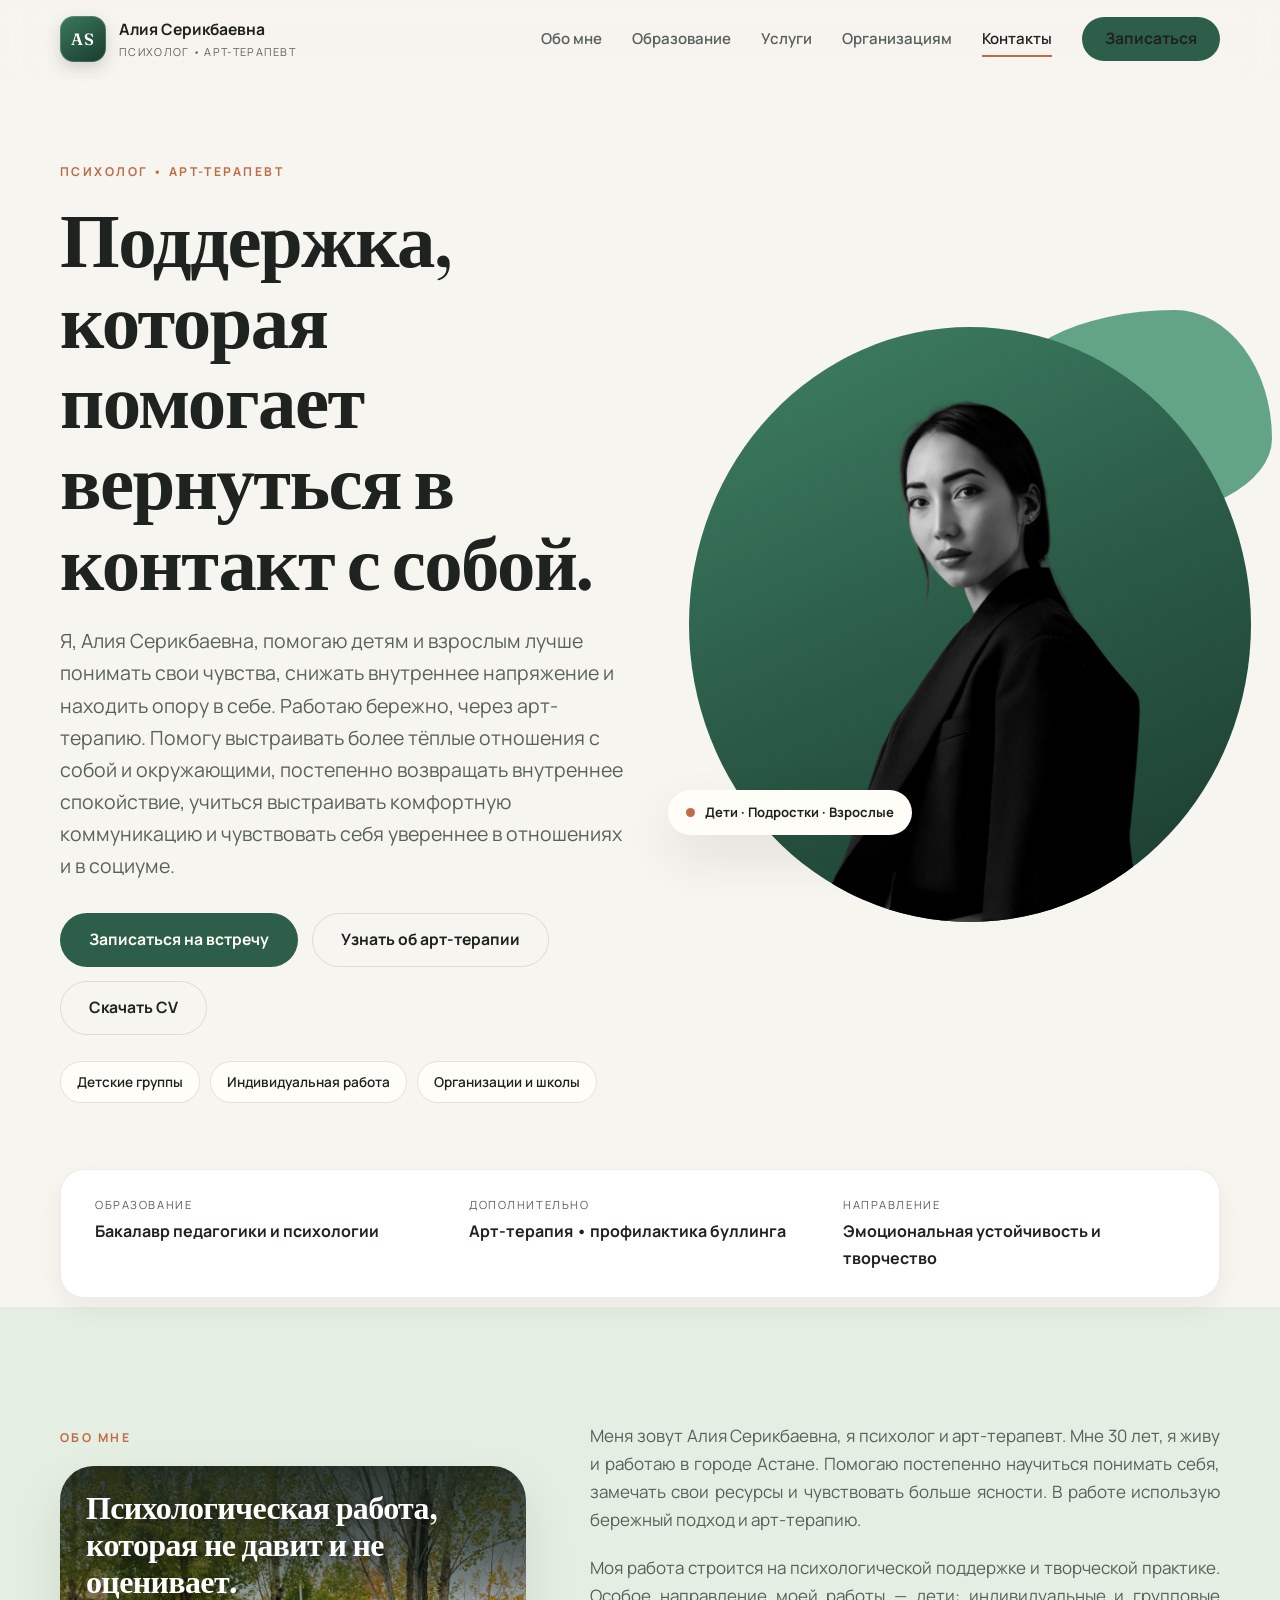
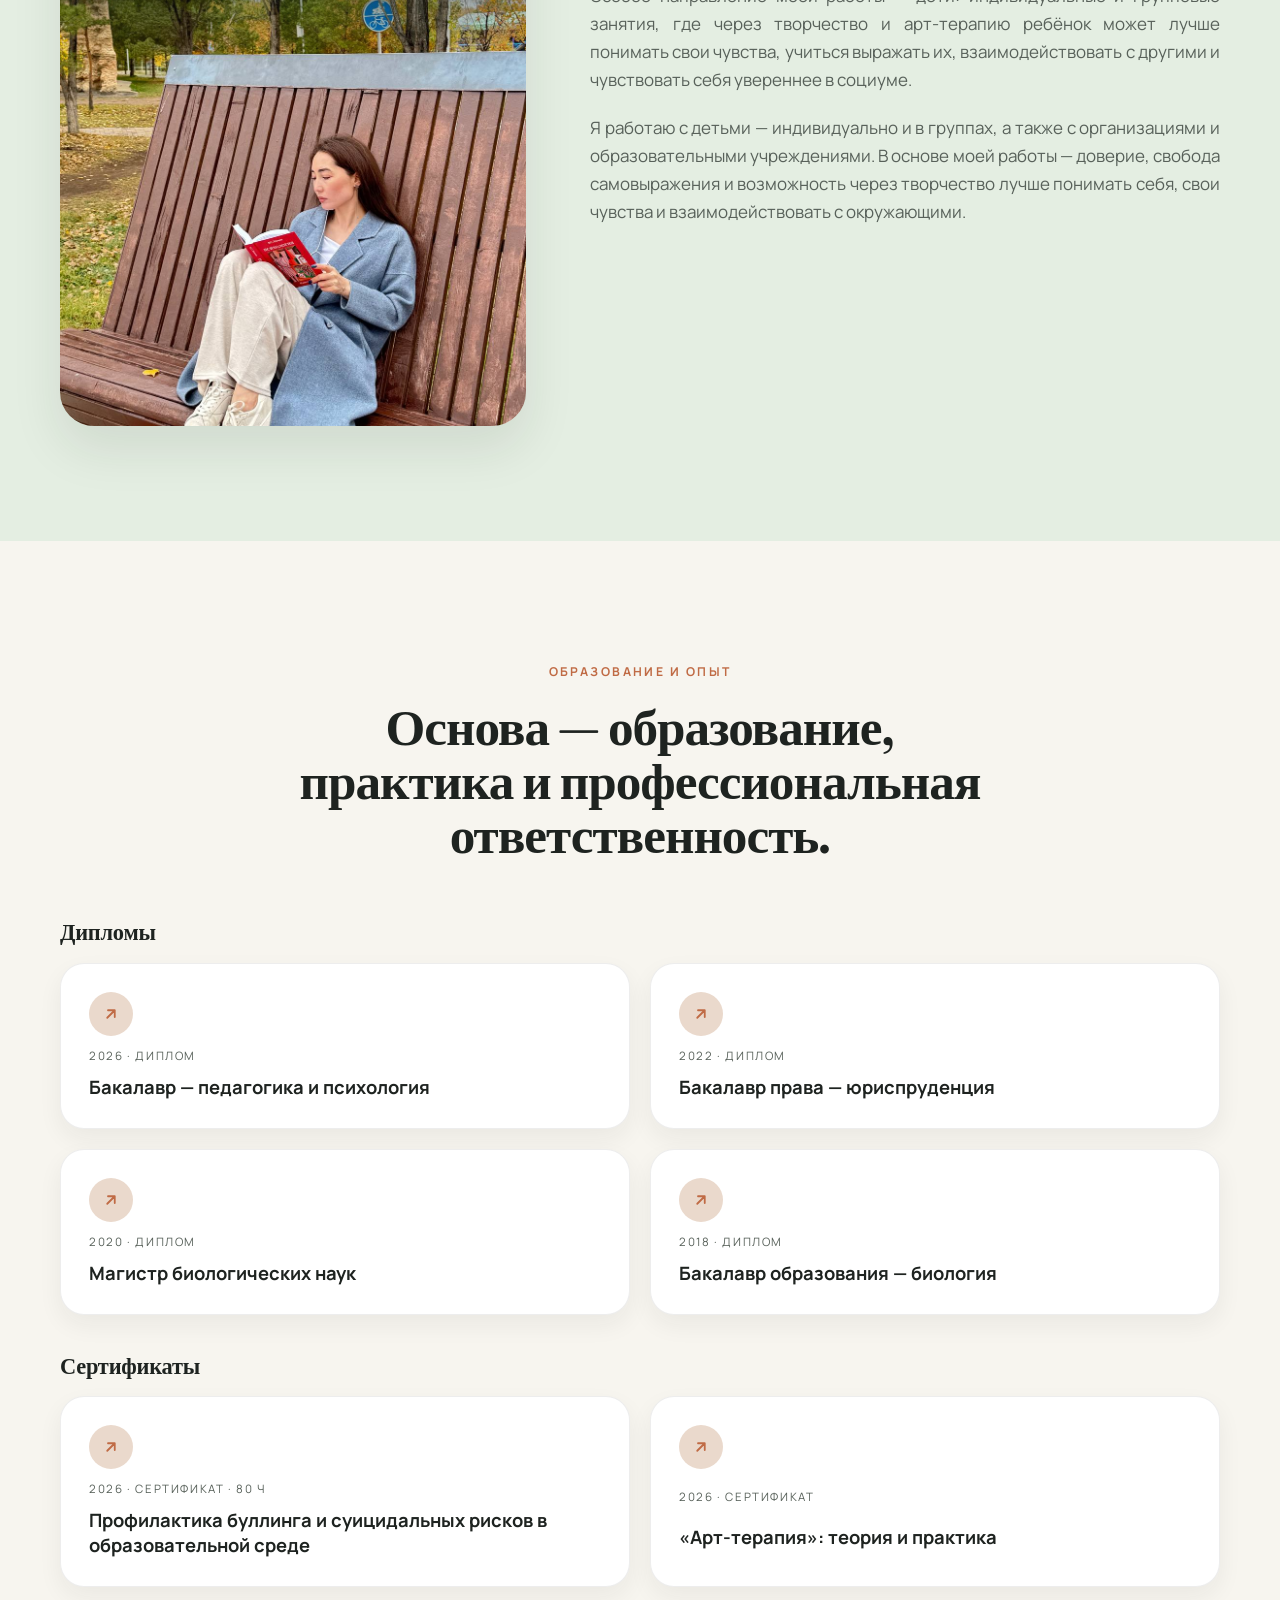
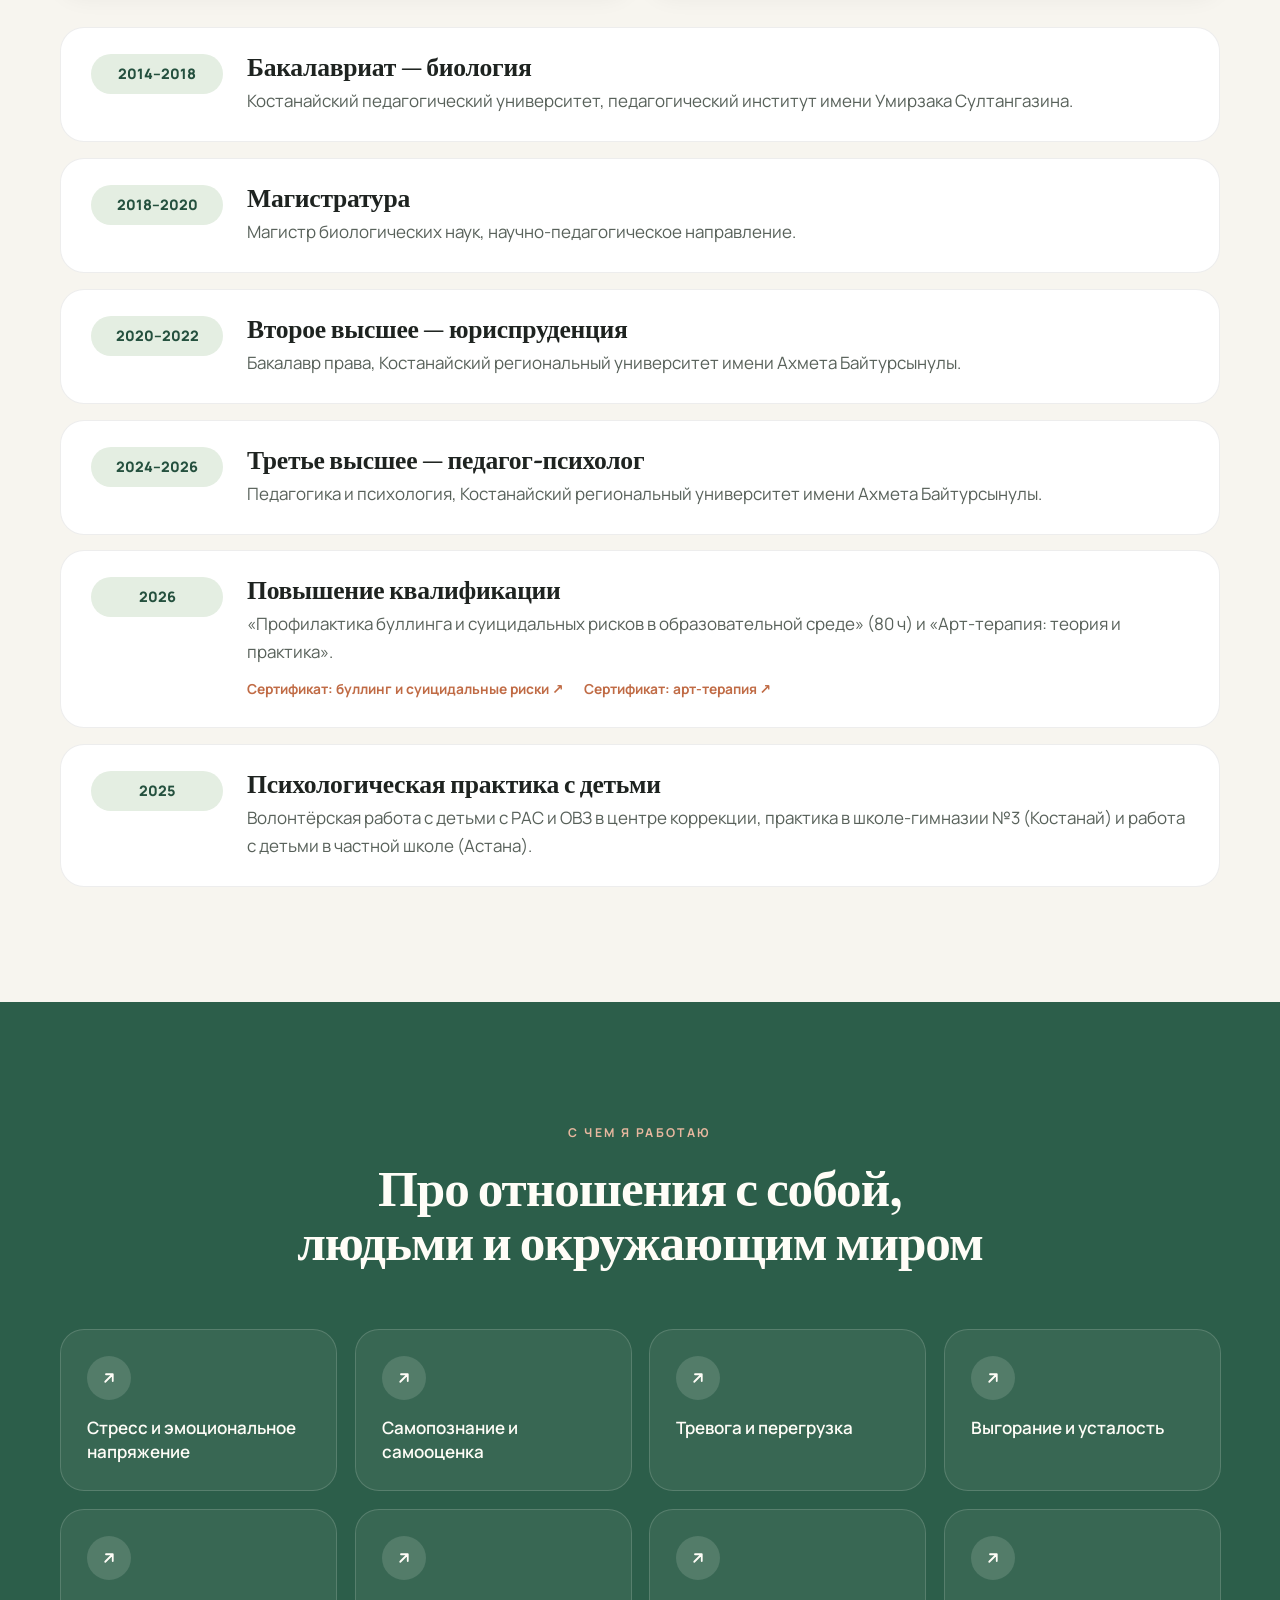
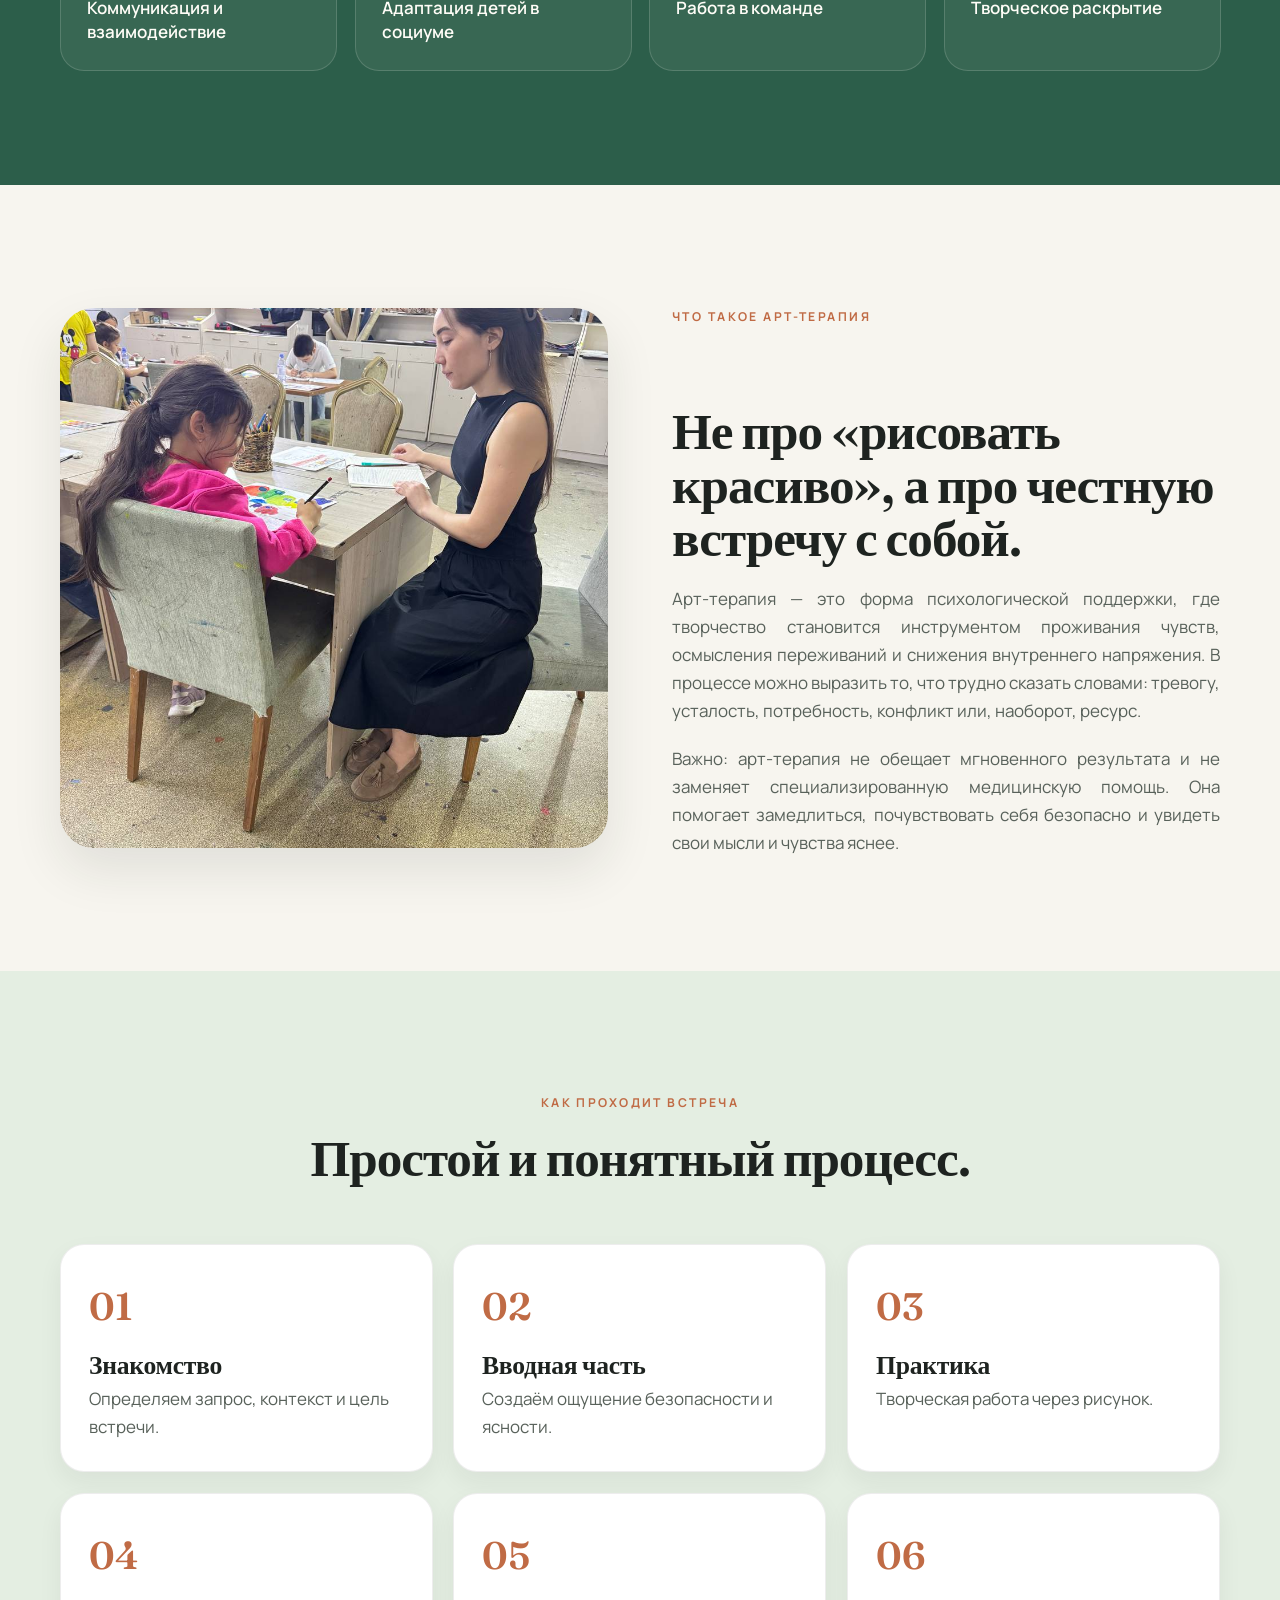
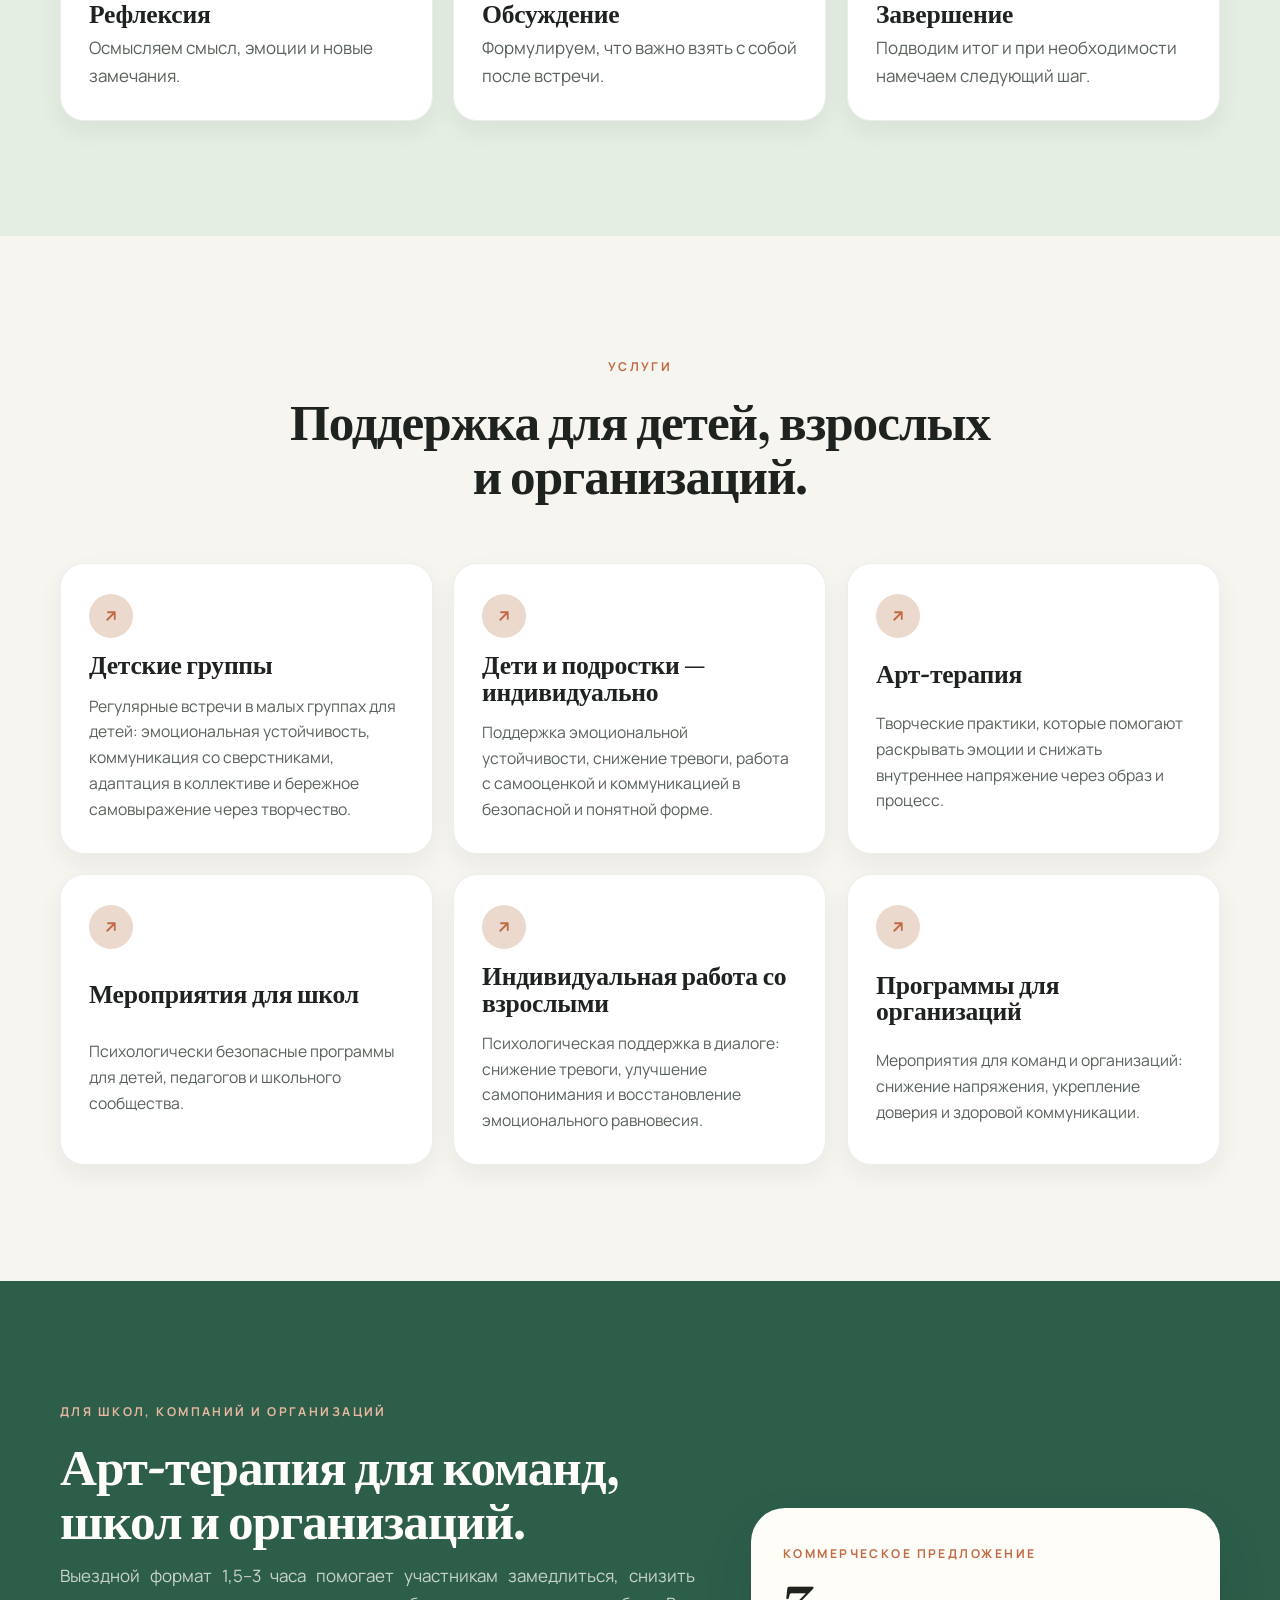
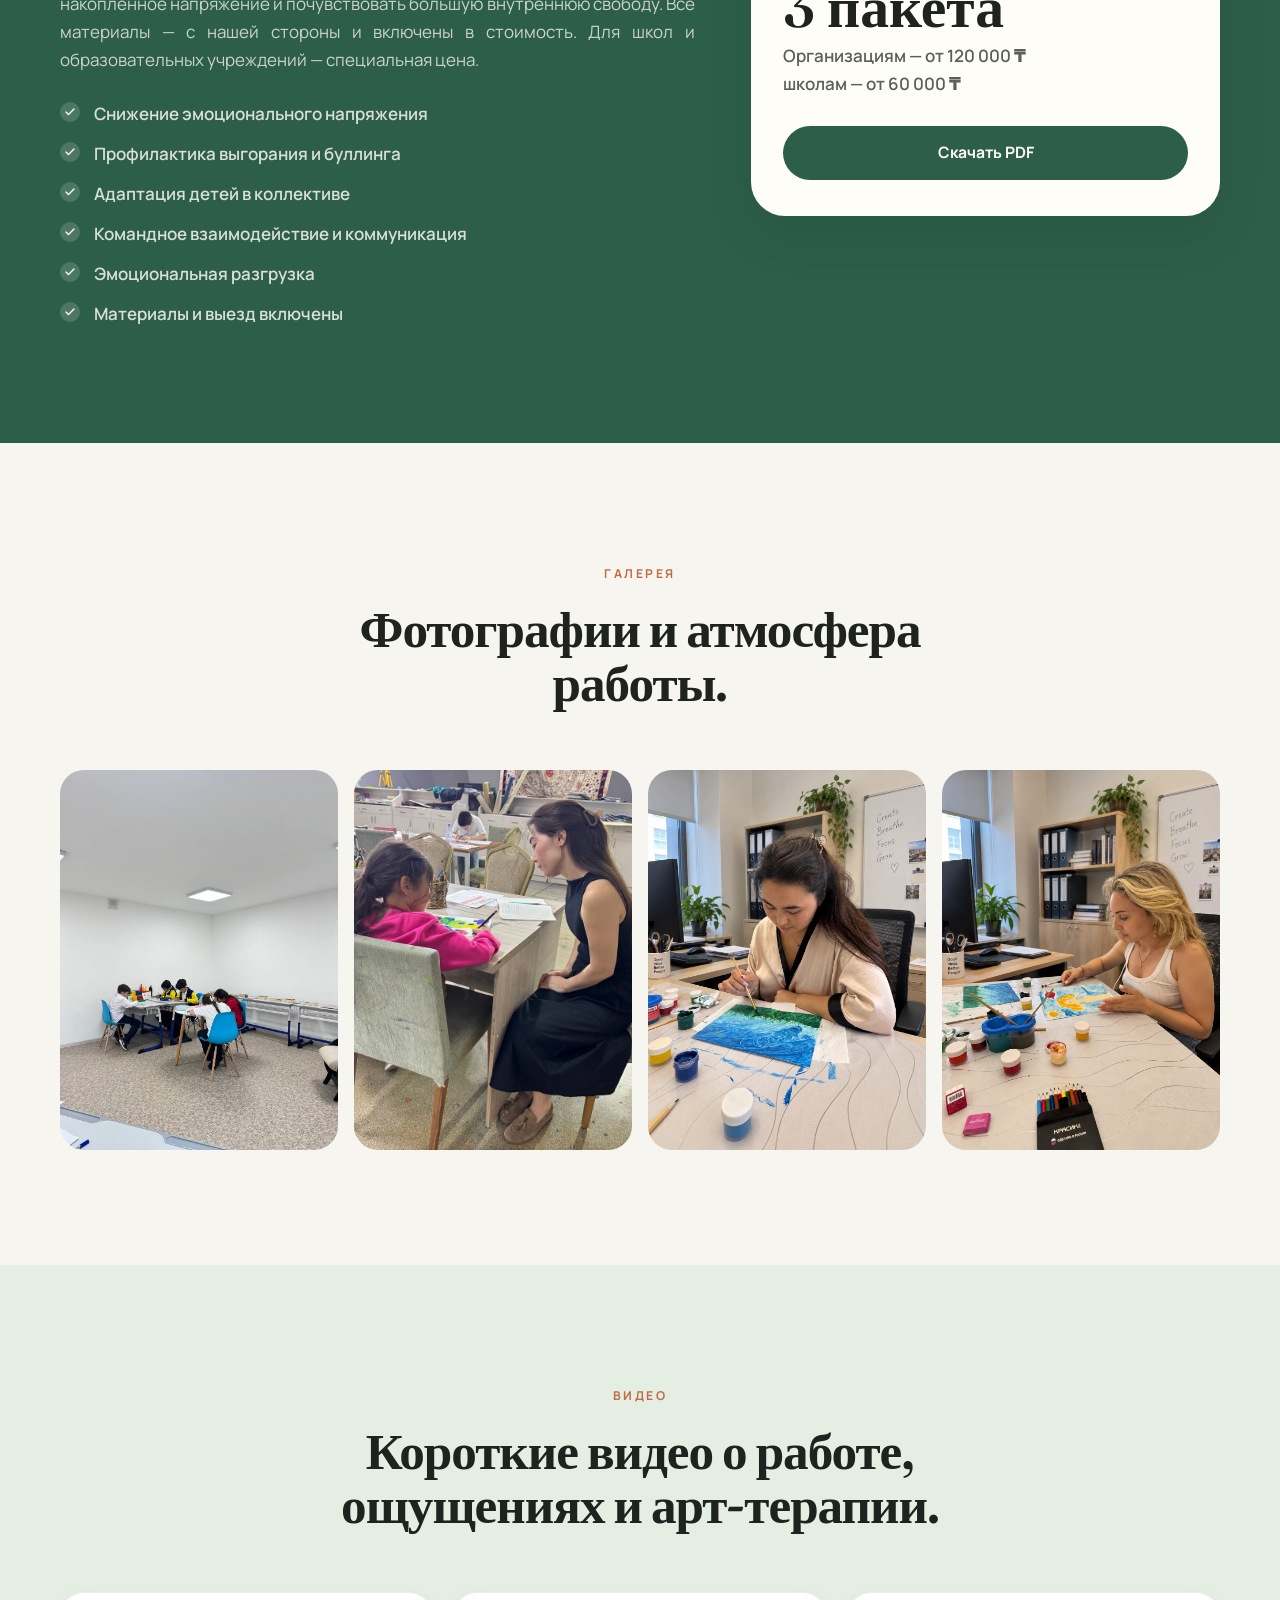
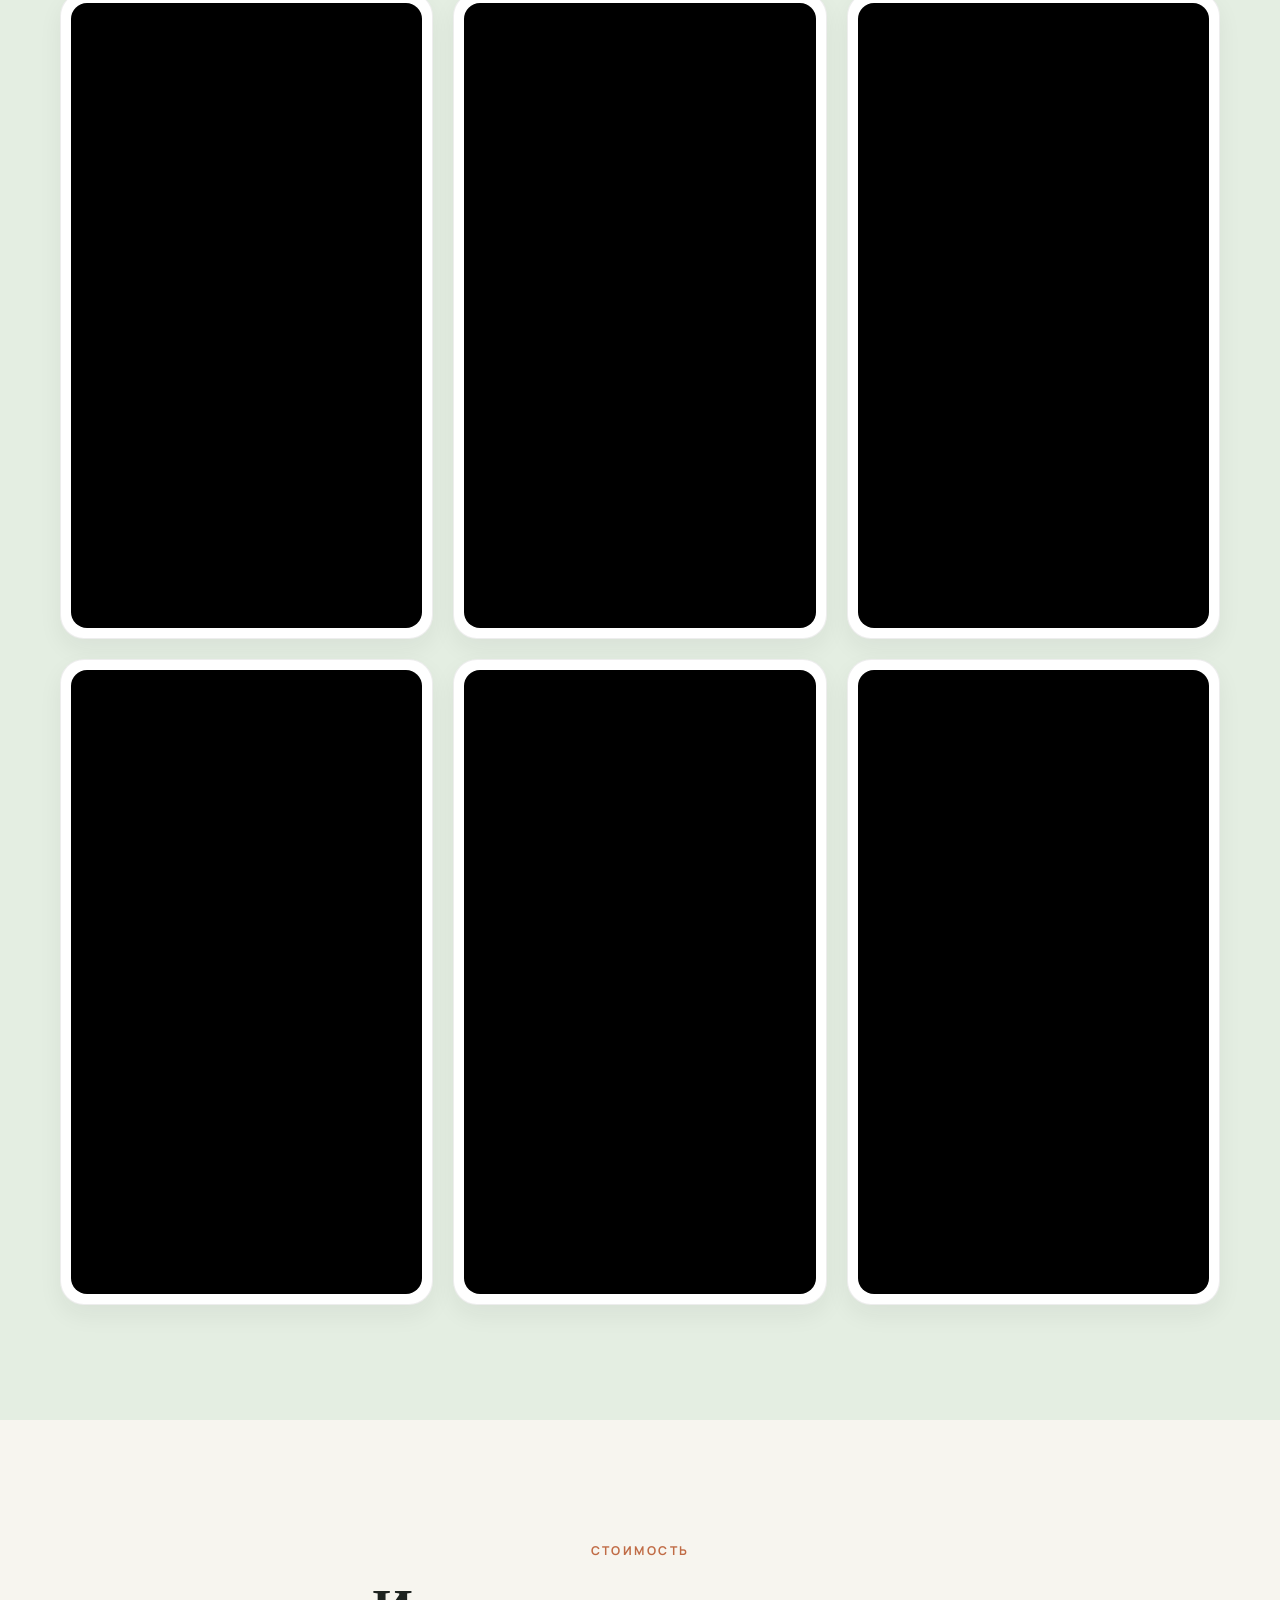
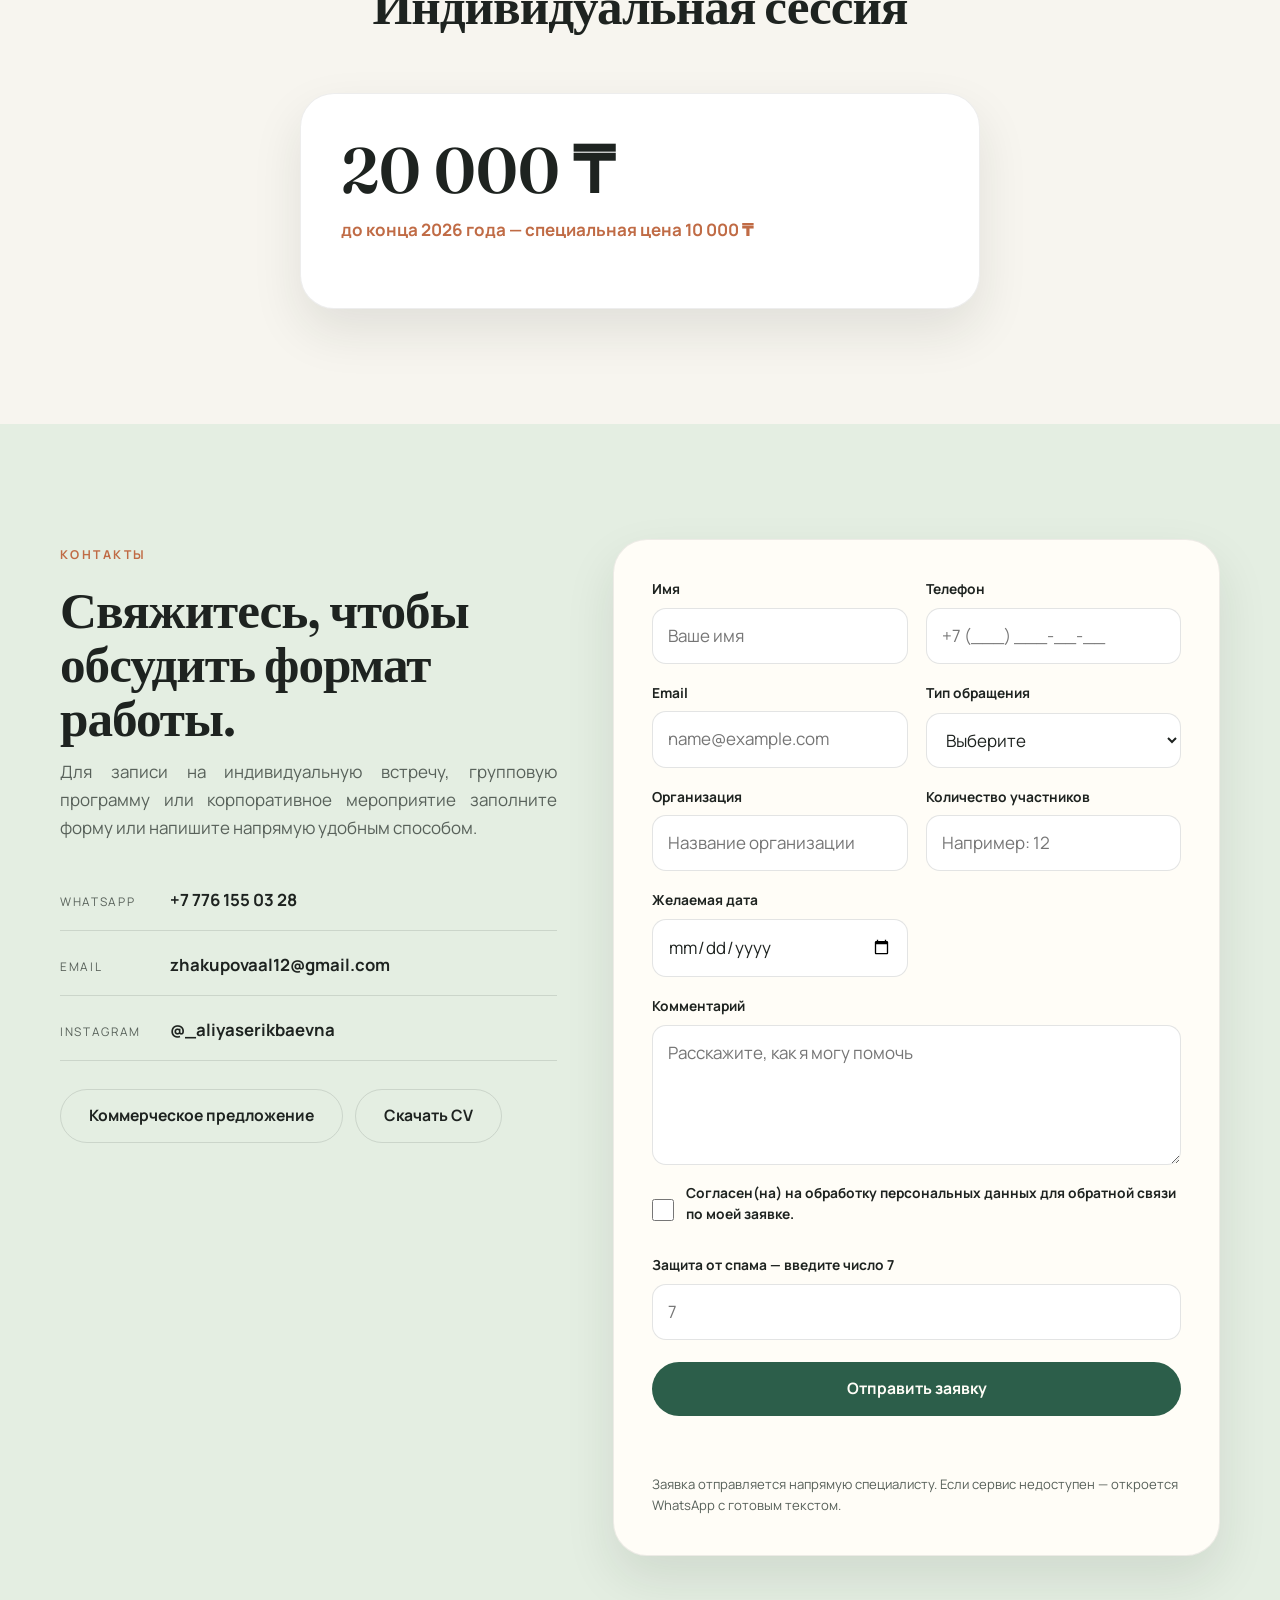
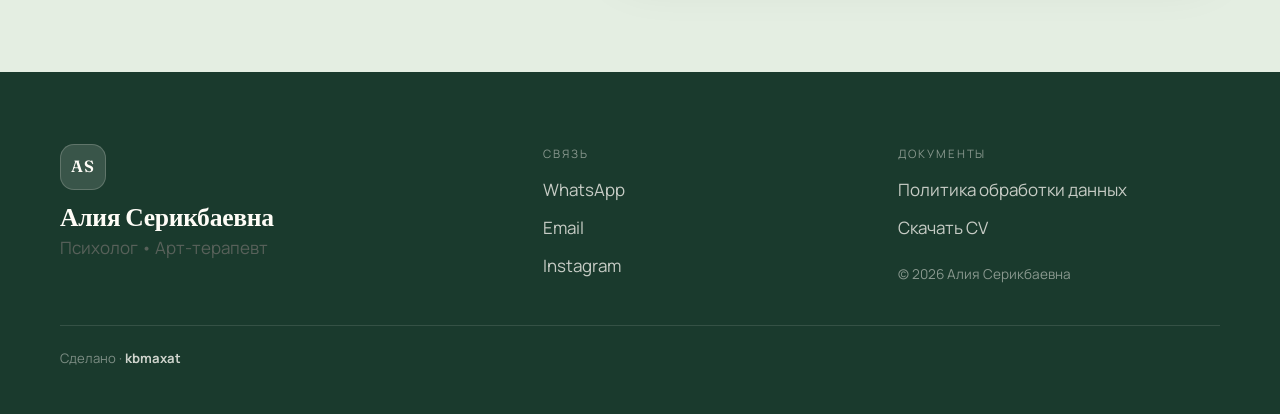
<file: index.html>
<!DOCTYPE html>
<html lang="ru">
  <head>
    <meta charset="UTF-8" />
    <meta name="viewport" content="width=device-width, initial-scale=1.0" />
    <title>Алия Серикбаевна | Психолог • Арт-терапевт</title>
    <meta
      name="description"
      content="Психолог и арт-терапевт Алия Серикбаевна работает с детскими группами и индивидуальными запросами: стресс, тревога, выгорание и внутреннее напряжение — через безопасные и творческие практики."
    />
    <meta name="robots" content="index, follow" />
    <meta name="google-site-verification" content="tXEMAfJQREGbk3wHhDcS4G1OCZacM1-wnhVb38A5FPQ" />
    <meta name="theme-color" content="#2c5e4a" />
    <link rel="canonical" href="https://kbmaxat.github.io/aliya/" />

    <meta property="og:title" content="Алия Серикбаевна | Психолог • Арт-терапевт" />
    <meta
      property="og:description"
      content="Профессиональная психологическая и арт-терапевтическая поддержка для детей, подростков, взрослых и организаций."
    />
    <meta property="og:type" content="website" />
    <meta property="og:locale" content="ru_RU" />
    <meta property="og:site_name" content="Алия Серикбаевна" />
    <meta property="og:url" content="https://kbmaxat.github.io/aliya/" />
    <meta property="og:image" content="https://kbmaxat.github.io/aliya/assets/images/portrait.png" />
    <meta property="og:image:width" content="1024" />
    <meta property="og:image:height" content="1257" />
    <meta name="twitter:card" content="summary_large_image" />
    <meta name="twitter:title" content="Алия Серикбаевна | Психолог • Арт-терапевт" />
    <meta
      name="twitter:description"
      content="Профессиональная психологическая и арт-терапевтическая поддержка для детей, подростков, взрослых и организаций."
    />
    <meta name="twitter:image" content="https://kbmaxat.github.io/aliya/assets/images/portrait.png" />

    <link rel="icon" href="./assets/favicon.svg" type="image/svg+xml" />
    <link rel="preconnect" href="https://fonts.googleapis.com" />
    <link rel="preconnect" href="https://fonts.gstatic.com" crossorigin />
    <link
      href="https://fonts.googleapis.com/css2?family=Fraunces:opsz,wght@9..144,400;9..144,500;9..144,600;9..144,700;9..144,900&family=Manrope:wght@400;500;600;700;800&display=swap"
      rel="stylesheet"
    />
    <link rel="stylesheet" href="./styles.css?v=20260907" />
    <script type="application/ld+json">
      {
        "@context": "https://schema.org",
        "@type": ["Person", "ProfessionalService"],
        "name": "Алия Серикбаевна",
        "jobTitle": "Психолог, арт-терапевт",
        "description": "Психолог и арт-терапевт, работающий с детскими группами, индивидуальными запросами, организациями и образовательными учреждениями.",
        "image": "https://kbmaxat.github.io/aliya/assets/images/portrait.png",
        "areaServed": "Казахстан",
        "address": {
          "@type": "PostalAddress",
          "addressLocality": "Астана",
          "addressCountry": "KZ"
        },
        "telephone": "+7 776 155 03 28",
        "email": "zhakupovaal12@gmail.com",
        "knowsLanguage": ["ru", "kk"],
        "sameAs": ["https://www.instagram.com/_aliyaserikbaevna/"],
        "url": "https://kbmaxat.github.io/aliya/"
      }
    </script>
  </head>
  <body>
    <a class="skip-link" href="#top">К основному содержанию</a>

    <header class="site-header" data-header>
      <div class="container nav-wrap">
        <a href="#top" class="brand" aria-label="Алия Серикбаевна — на главную">
          <span class="brand-mark" aria-hidden="true">AS</span>
          <span class="brand-text">
            <strong>Алия Серикбаевна</strong>
            <small>Психолог • Арт-терапевт</small>
          </span>
        </a>

        <button class="nav-toggle" aria-label="Открыть меню" aria-expanded="false" data-nav-toggle>
          <span></span><span></span><span></span>
        </button>

        <nav class="main-nav" aria-label="Основная навигация" data-nav>
          <a href="#about">Обо мне</a>
          <a href="#education">Образование</a>
          <a href="#services">Услуги</a>
          <a href="#corporate">Организациям</a>
          <a href="#contact">Контакты</a>
          <a href="#contact" class="button button-primary nav-cta">Записаться</a>
        </nav>
      </div>
    </header>

    <main id="top">
      <!-- HERO -->
      <section class="hero">
        <div class="container hero-grid">
          <div class="hero-copy reveal">
            <p class="kicker">Психолог • Арт-терапевт</p>
            <h1>Поддержка, которая помогает вернуться в контакт&nbsp;с&nbsp;собой.</h1>
            <p class="lead">Я, Алия Серикбаевна, помогаю детям и взрослым лучше понимать свои чувства, снижать внутреннее напряжение и находить опору в себе. Работаю бережно, через арт-терапию. Помогу выстраивать более тёплые отношения с собой и окружающими, постепенно возвращать внутреннее спокойствие, учиться выстраивать комфортную коммуникацию и чувствовать себя увереннее в отношениях и в социуме.</p>
            <div class="hero-actions">
              <a href="#contact" class="button button-primary">Записаться на встречу</a>
              <a href="#therapy" class="button button-ghost">Узнать об арт-терапии</a>
              <a href="./assets/documents/aliya-cv.pdf" class="button button-ghost" target="_blank" rel="noopener">Скачать CV</a>
            </div>
            <ul class="hero-chips" aria-label="Форматы работы">
              <li>Детские группы</li>
              <li>Индивидуальная работа</li>
              <li>Организации и школы</li>
            </ul>
          </div>

          <div class="hero-figure reveal">
            <div class="hero-portrait-frame">

            <img
              class="hero-portrait"
              src="./assets/images/portrait.png"
              width="1024"
              height="1257"
              alt="Портрет Алии Серикбаевны"
            />
            </div><span class="hero-shape hero-shape--accent" aria-hidden="true" data-parallax="0.13"></span>
            <span class="hero-float" aria-hidden="true">
              <span class="hero-float__dot"></span>
              Дети · Подростки · Взрослые
            </span>
          </div>
        </div>
      </section>

      <!-- TRUST STRIP -->
      <section class="trust">
        <div class="container">
          <div class="trust-bar reveal">
            <div>
              <span>Образование</span>
              <strong>Бакалавр педагогики и психологии</strong>
            </div>
            <div>
              <span>Дополнительно</span>
              <strong>Арт-терапия • профилактика буллинга</strong>
            </div>
            <div>
              <span>Направление</span>
              <strong>Эмоциональная устойчивость и творчество</strong>
            </div>
          </div>
        </div>
      </section>

      <!-- ABOUT -->
      <section id="about" class="band band-sage section">
        <div class="container split">
          <div class="about-intro reveal">
            <p class="kicker">Обо мне</p>
            <figure class="about-photo">
              <img src="./assets/images/photo_3_2026-09-01_22-05-57.jpg" alt="Алия Серикбаевна с книгой по психологии" loading="lazy" />
              <figcaption>
                <h2>Психологическая работа, которая не давит и не оценивает.</h2>
              </figcaption>
            </figure>
          </div>
          <div class="prose reveal"><p>Меня зовут Алия Серикбаевна, я психолог и арт-терапевт. Мне 30 лет, я живу и работаю в городе Астане. Помогаю постепенно научиться понимать себя, замечать свои ресурсы и чувствовать больше ясности. В работе использую бережный подход и арт-терапию.</p><p>Моя работа строится на психологической поддержке и творческой практике. Особое направление моей работы — дети: индивидуальные и групповые занятия, где через творчество и арт-терапию ребёнок может лучше понимать свои чувства, учиться выражать их, взаимодействовать с другими и чувствовать себя увереннее в социуме.</p><p>Я работаю с детьми — индивидуально и в группах, а также с организациями и образовательными учреждениями. В основе моей работы — доверие, свобода самовыражения и возможность через творчество лучше понимать себя, свои чувства и взаимодействовать с окружающими.</p></div>
        </div>
      </section>

      <!-- EDUCATION -->
      <section id="education" class="band band-paper section">
        <div class="container">
          <div class="section-heading centered reveal">
            <p class="kicker">Образование и опыт</p>
            <h2>Основа — образование, практика и профессиональная ответственность.</h2>
          </div>

          <h3 class="doc-group-title reveal">Дипломы</h3>
          <div class="doc-grid">
            <a class="doc-card reveal" href="./assets/documents/bakalavr-diploma.pdf" target="_blank" rel="noopener">
              <span class="badge" aria-hidden="true"><svg viewBox="0 0 24 24"><path d="M7 17 17 7M8 7h9v9" /></svg></span>
              <span class="doc-card__label">2026 · Диплом</span>
              <strong>Бакалавр — педагогика и психология</strong>
            </a>
            <a class="doc-card reveal" href="./assets/documents/diploma-2022-law.pdf" target="_blank" rel="noopener">
              <span class="badge" aria-hidden="true"><svg viewBox="0 0 24 24"><path d="M7 17 17 7M8 7h9v9" /></svg></span>
              <span class="doc-card__label">2022 · Диплом</span>
              <strong>Бакалавр права — юриспруденция</strong>
            </a>
            <a class="doc-card reveal" href="./assets/documents/diploma-2020-biology-master.pdf" target="_blank" rel="noopener">
              <span class="badge" aria-hidden="true"><svg viewBox="0 0 24 24"><path d="M7 17 17 7M8 7h9v9" /></svg></span>
              <span class="doc-card__label">2020 · Диплом</span>
              <strong>Магистр биологических наук</strong>
            </a>
            <a class="doc-card reveal" href="./assets/documents/diploma-2018-biology.pdf" target="_blank" rel="noopener">
              <span class="badge" aria-hidden="true"><svg viewBox="0 0 24 24"><path d="M7 17 17 7M8 7h9v9" /></svg></span>
              <span class="doc-card__label">2018 · Диплом</span>
              <strong>Бакалавр образования — биология</strong>
            </a>
          </div>

          <h3 class="doc-group-title reveal">Сертификаты</h3>
          <div class="doc-grid">
            <a class="doc-card reveal" href="./assets/documents/edu-master-certificate.pdf" target="_blank" rel="noopener">
              <span class="badge" aria-hidden="true"><svg viewBox="0 0 24 24"><path d="M7 17 17 7M8 7h9v9" /></svg></span>
              <span class="doc-card__label">2026 · Сертификат · 80 ч</span>
              <strong>Профилактика буллинга и суицидальных рисков в образовательной среде</strong>
            </a>
            <a class="doc-card reveal" href="./assets/documents/art-therapy-certificate.pdf" target="_blank" rel="noopener">
              <span class="badge" aria-hidden="true"><svg viewBox="0 0 24 24"><path d="M7 17 17 7M8 7h9v9" /></svg></span>
              <span class="doc-card__label">2026 · Сертификат</span>
              <strong>«Арт-терапия»: теория и практика</strong>
            </a>
          </div>

          <ol class="timeline">
            <li class="timeline-item reveal">
              <span class="timeline-year">2014–2018</span>
              <div>
                <h3>Бакалавриат — биология</h3>
                <p>Костанайский педагогический университет, педагогический институт имени Умирзака Султангазина.</p>
              </div>
            </li>
            <li class="timeline-item reveal">
              <span class="timeline-year">2018–2020</span>
              <div>
                <h3>Магистратура</h3>
                <p>Магистр биологических наук, научно-педагогическое направление.</p>
              </div>
            </li>
            <li class="timeline-item reveal">
              <span class="timeline-year">2020–2022</span>
              <div>
                <h3>Второе высшее — юриспруденция</h3>
                <p>Бакалавр права, Костанайский региональный университет имени Ахмета Байтурсынулы.</p>
              </div>
            </li>
            <li class="timeline-item reveal">
              <span class="timeline-year">2024–2026</span>
              <div>
                <h3>Третье высшее — педагог-психолог</h3>
                <p>Педагогика и психология, Костанайский региональный университет имени Ахмета Байтурсынулы.</p>
              </div>
            </li>
            <li class="timeline-item reveal">
              <span class="timeline-year">2026</span>
              <div>
                <h3>Повышение квалификации</h3>
                <p>
                  «Профилактика буллинга и суицидальных рисков в образовательной среде» (80 ч)
                  и «Арт-терапия: теория и практика».
                </p>
                <p class="timeline-docs">
                  <a href="./assets/documents/edu-master-certificate.pdf" target="_blank" rel="noopener">Сертификат: буллинг и суицидальные риски ↗</a>
                  <a href="./assets/documents/art-therapy-certificate.pdf" target="_blank" rel="noopener">Сертификат: арт-терапия ↗</a>
                </p>
              </div>
            </li>
            <li class="timeline-item reveal">
              <span class="timeline-year">2025</span>
              <div>
                <h3>Психологическая практика с детьми</h3>
                <p>
                  Волонтёрская работа с детьми с РАС и ОВЗ в центре коррекции, практика
                  в школе-гимназии №3 (Костанай) и работа с детьми в частной школе (Астана).
                </p>
              </div>
            </li>
          </ol>
        </div>
      </section>

      <!-- FOCUS AREAS (forest band) -->
      <section id="therapy" class="band band-forest section">
        <div class="container">
          <div class="section-heading centered reveal">
            <p class="kicker">С чем я работаю</p>
            <h2>Про отношения с собой, людьми и окружающим миром</h2>
          </div>
          <ul class="focus-grid">
            <li class="focus-item reveal"><span class="badge" aria-hidden="true"><svg viewBox="0 0 24 24"><path d="M7 17 17 7M8 7h9v9" /></svg></span>Стресс и эмоциональное напряжение</li>
            <li class="focus-item reveal"><span class="badge" aria-hidden="true"><svg viewBox="0 0 24 24"><path d="M7 17 17 7M8 7h9v9" /></svg></span>Самопознание и самооценка</li>
            <li class="focus-item reveal"><span class="badge" aria-hidden="true"><svg viewBox="0 0 24 24"><path d="M7 17 17 7M8 7h9v9" /></svg></span>Тревога и перегрузка</li>
            <li class="focus-item reveal"><span class="badge" aria-hidden="true"><svg viewBox="0 0 24 24"><path d="M7 17 17 7M8 7h9v9" /></svg></span>Выгорание и усталость</li>
            <li class="focus-item reveal"><span class="badge" aria-hidden="true"><svg viewBox="0 0 24 24"><path d="M7 17 17 7M8 7h9v9" /></svg></span>Коммуникация и взаимодействие</li>
            <li class="focus-item reveal"><span class="badge" aria-hidden="true"><svg viewBox="0 0 24 24"><path d="M7 17 17 7M8 7h9v9" /></svg></span>Адаптация детей в социуме</li>
            <li class="focus-item reveal"><span class="badge" aria-hidden="true"><svg viewBox="0 0 24 24"><path d="M7 17 17 7M8 7h9v9" /></svg></span>Работа в команде</li>
            <li class="focus-item reveal"><span class="badge" aria-hidden="true"><svg viewBox="0 0 24 24"><path d="M7 17 17 7M8 7h9v9" /></svg></span>Творческое раскрытие</li>
          </ul>
        </div>
      </section>

      <!-- ART-THERAPY EXPLAINED -->
      <section class="band band-paper section">
        <div class="container split split--media">
          <div class="media-frame reveal">
            <img src="./assets/images/photo_7_2026-09-01_22-05-57.jpg" alt="Арт-терапевтическое занятие с ребёнком в студии" loading="lazy" />
          </div>
          <div class="prose reveal">
            <p class="kicker">Что такое арт-терапия</p>
            <h2>Не про «рисовать красиво», а про честную встречу с собой.</h2>
            <p>
              Арт-терапия — это форма психологической поддержки, где творчество становится
              инструментом проживания чувств, осмысления переживаний и снижения внутреннего
              напряжения. В процессе можно выразить то, что трудно сказать словами: тревогу,
              усталость, потребность, конфликт или, наоборот, ресурс.
            </p>
            <p>
              Важно: арт-терапия не обещает мгновенного результата и не заменяет
              специализированную медицинскую помощь. Она помогает замедлиться, почувствовать
              себя безопасно и увидеть свои мысли и чувства яснее.
            </p>
          </div>
        </div>
      </section>

      <!-- PROCESS -->
      <section class="band band-sage section">
        <div class="container">
          <div class="section-heading centered reveal">
            <p class="kicker">Как проходит встреча</p>
            <h2>Простой и понятный процесс.</h2>
          </div>
          <ol class="process-grid">
            <li class="process-step reveal"><span class="process-num">01</span><h3>Знакомство</h3><p>Определяем запрос, контекст и цель встречи.</p></li>
            <li class="process-step reveal"><span class="process-num">02</span><h3>Вводная часть</h3><p>Создаём ощущение безопасности и ясности.</p></li>
            <li class="process-step reveal"><span class="process-num">03</span><h3>Практика</h3><p>Творческая работа через рисунок.</p></li>
            <li class="process-step reveal"><span class="process-num">04</span><h3>Рефлексия</h3><p>Осмысляем смысл, эмоции и новые замечания.</p></li>
            <li class="process-step reveal"><span class="process-num">05</span><h3>Обсуждение</h3><p>Формулируем, что важно взять с собой после встречи.</p></li>
            <li class="process-step reveal"><span class="process-num">06</span><h3>Завершение</h3><p>Подводим итог и при необходимости намечаем следующий шаг.</p></li>
          </ol>
        </div>
      </section>

      <!-- SERVICES -->
      <section id="services" class="band band-paper section">
        <div class="container">
          <div class="section-heading centered reveal">
            <p class="kicker">Услуги</p>
            <h2>Поддержка для детей, взрослых и организаций.</h2>
          </div>
          <div class="service-grid">
            <article class="service-card reveal">
              <span class="badge" aria-hidden="true"><svg viewBox="0 0 24 24"><path d="M7 17 17 7M8 7h9v9" /></svg></span>
              <h3>Детские группы</h3>
              <p>Регулярные встречи в малых группах для детей: эмоциональная устойчивость, коммуникация со сверстниками, адаптация в коллективе и бережное самовыражение через творчество.</p>
            </article>
            <article class="service-card reveal">
              <span class="badge" aria-hidden="true"><svg viewBox="0 0 24 24"><path d="M7 17 17 7M8 7h9v9" /></svg></span>
              <h3>Дети и подростки — индивидуально</h3>
              <p>Поддержка эмоциональной устойчивости, снижение тревоги, работа с самооценкой и коммуникацией в безопасной и понятной форме.</p>
            </article>
            <article class="service-card reveal">
              <span class="badge" aria-hidden="true"><svg viewBox="0 0 24 24"><path d="M7 17 17 7M8 7h9v9" /></svg></span>
              <h3>Арт-терапия</h3>
              <p>Творческие практики, которые помогают раскрывать эмоции и снижать внутреннее напряжение через образ и процесс.</p>
            </article>
            <article class="service-card reveal">
              <span class="badge" aria-hidden="true"><svg viewBox="0 0 24 24"><path d="M7 17 17 7M8 7h9v9" /></svg></span>
              <h3>Мероприятия для школ</h3>
              <p>Психологически безопасные программы для детей, педагогов и школьного сообщества.</p>
            </article>
            <article class="service-card reveal">
              <span class="badge" aria-hidden="true"><svg viewBox="0 0 24 24"><path d="M7 17 17 7M8 7h9v9" /></svg></span>
              <h3>Индивидуальная работа со взрослыми</h3>
              <p>Психологическая поддержка в диалоге: снижение тревоги, улучшение самопонимания и восстановление эмоционального равновесия.</p>
            </article>
            <article class="service-card reveal">
              <span class="badge" aria-hidden="true"><svg viewBox="0 0 24 24"><path d="M7 17 17 7M8 7h9v9" /></svg></span>
              <h3>Программы для организаций</h3>
              <p>Мероприятия для команд и организаций: снижение напряжения, укрепление доверия и здоровой коммуникации.</p>
            </article>
          </div>
        </div>
      </section>

      <!-- CORPORATE (forest band) -->
      <section id="corporate" class="band band-forest section">
        <div class="container corporate">
          <div class="corporate-info reveal">
            <p class="kicker">Для школ, компаний и организаций</p>
            <h2>Арт-терапия для команд, школ и организаций.</h2>
            <p>
              Выездной формат 1,5–3 часа помогает участникам замедлиться, снизить накопленное
              напряжение и почувствовать большую внутреннюю свободу. Все материалы — с нашей
              стороны и включены в стоимость. Для школ и образовательных учреждений — специальная цена.
            </p>
            <ul class="check-list">
              <li>Снижение эмоционального напряжения</li>
              <li>Профилактика выгорания и буллинга</li>
              <li>Адаптация детей в коллективе</li>
              <li>Командное взаимодействие и коммуникация</li>
              <li>Эмоциональная разгрузка</li>
              <li>Материалы и выезд включены</li>
            </ul>
          </div>
          <aside class="offer-card reveal">
            <p class="kicker">Коммерческое предложение</p>
            <strong class="offer-price">3 пакета</strong>
            <p class="offer-note">Организациям — от 120&nbsp;000&nbsp;₸<br />школам — от 60&nbsp;000&nbsp;₸</p>
            <a href="./assets/documents/commercial-offer.pdf" class="button button-primary" target="_blank" rel="noopener">Скачать PDF</a>
          </aside>
        </div>
      </section>

      <!-- GALLERY -->
      <section class="band band-paper section">
        <div class="container">
          <div class="section-heading centered reveal">
            <p class="kicker">Галерея</p>
            <h2>Фотографии и атмосфера работы.</h2>
          </div>
          <div class="gallery-grid reveal">
            <img src="./assets/images/photo_2_2026-09-01_22-05-57.jpg" alt="Групповое занятие с детьми за партами" loading="lazy" />
            <img src="./assets/images/photo_8_2026-09-01_22-05-57.jpg" alt="Индивидуальная арт-терапия с ребёнком" loading="lazy" />
            <img src="./assets/images/gallery-arttherapy-1.jpg" alt="Арт-терапия: работа с красками за рабочим столом" loading="lazy" />
            <img src="./assets/images/gallery-arttherapy-2.jpg" alt="Участница арт-терапевтического занятия за рисунком" loading="lazy" />
          </div>
        </div>
      </section>

      <!-- VIDEO -->
      <section class="band band-sage section">
        <div class="container">
          <div class="section-heading centered reveal">
            <p class="kicker">Видео</p>
            <h2>Короткие видео о работе, ощущениях и арт-терапии.</h2>
          </div>
          <div class="video-grid reveal">
            <div class="video-item">
              <iframe class="video-embed" src="https://www.youtube.com/embed/McL-ZjMoaLM?rel=0" title="Видео 1" loading="lazy" allow="accelerometer; autoplay; clipboard-write; encrypted-media; gyroscope; picture-in-picture; web-share" referrerpolicy="strict-origin-when-cross-origin" allowfullscreen></iframe>
            </div>
            <div class="video-item">
              <iframe class="video-embed" src="https://www.youtube.com/embed/Rh_HAEu9Lhs?rel=0" title="Видео 2" loading="lazy" allow="accelerometer; autoplay; clipboard-write; encrypted-media; gyroscope; picture-in-picture; web-share" referrerpolicy="strict-origin-when-cross-origin" allowfullscreen></iframe>
            </div>
            <div class="video-item">
              <iframe class="video-embed" src="https://www.youtube.com/embed/OdxjqUgvfC0?rel=0" title="Видео 3" loading="lazy" allow="accelerometer; autoplay; clipboard-write; encrypted-media; gyroscope; picture-in-picture; web-share" referrerpolicy="strict-origin-when-cross-origin" allowfullscreen></iframe>
            </div>
            <div class="video-item">
              <iframe class="video-embed" src="https://www.youtube.com/embed/r2YrKz0_5yE?rel=0" title="Видео 4" loading="lazy" allow="accelerometer; autoplay; clipboard-write; encrypted-media; gyroscope; picture-in-picture; web-share" referrerpolicy="strict-origin-when-cross-origin" allowfullscreen></iframe>
            </div>
            <div class="video-item">
              <iframe class="video-embed" src="https://www.youtube.com/embed/2nDbm752ooc?rel=0" title="Видео 5" loading="lazy" allow="accelerometer; autoplay; clipboard-write; encrypted-media; gyroscope; picture-in-picture; web-share" referrerpolicy="strict-origin-when-cross-origin" allowfullscreen></iframe>
            </div>
            <div class="video-item">
              <iframe class="video-embed" src="https://www.youtube.com/embed/OvrOWol7Tuw?rel=0" title="Видео 6" loading="lazy" allow="accelerometer; autoplay; clipboard-write; encrypted-media; gyroscope; picture-in-picture; web-share" referrerpolicy="strict-origin-when-cross-origin" allowfullscreen></iframe>
            </div>
          </div>
        </div>
      </section>

      <!-- PRICING -->
      <section class="band band-paper section">
        <div class="container">
          <div class="section-heading centered reveal">
            <p class="kicker">Стоимость</p>
            <h2>Индивидуальная сессия</h2>
          </div>
          <div class="pricing-card reveal">
            <p class="pricing-price">20 000 ₸</p>
            <p class="pricing-note">до конца 2026 года — специальная цена 10 000 ₸</p>
          </div>
        </div>
      </section>

      <!-- CONTACT -->
      <section id="contact" class="band band-sage section">
        <div class="container contact-grid">
          <div class="contact-copy reveal">
            <p class="kicker">Контакты</p>
            <h2>Свяжитесь, чтобы обсудить формат работы.</h2>
            <p>
              Для записи на индивидуальную встречу, групповую программу или корпоративное
              мероприятие заполните форму или напишите напрямую удобным способом.
            </p>
            <ul class="contact-list">
              <li>
                <span>WhatsApp</span>
                <a href="https://wa.me/77761550328" target="_blank" rel="noopener">+7 776 155 03 28</a>
              </li>
              <li>
                <span>Email</span>
                <a href="mailto:zhakupovaal12@gmail.com">zhakupovaal12@gmail.com</a>
              </li>
              <li>
                <span>Instagram</span>
                <a href="https://www.instagram.com/_aliyaserikbaevna/" target="_blank" rel="noopener">@_aliyaserikbaevna</a>
              </li>
            </ul>
            <div class="contact-actions">
              <a href="./assets/documents/commercial-offer.pdf" class="button button-ghost" target="_blank" rel="noopener">Коммерческое предложение</a>
              <a href="./assets/documents/aliya-cv.pdf" class="button button-ghost" target="_blank" rel="noopener">Скачать CV</a>
            </div>
          </div>

          <form id="contact-form" class="contact-form reveal" novalidate>
            <div class="field">
              <label for="f-name">Имя</label>
              <input id="f-name" type="text" name="name" placeholder="Ваше имя" autocomplete="name" />
            </div>
            <div class="field">
              <label for="f-phone">Телефон</label>
              <input id="f-phone" type="tel" name="phone" placeholder="+7 (___) ___-__-__" autocomplete="tel" />
            </div>
            <div class="field">
              <label for="f-email">Email</label>
              <input id="f-email" type="email" name="email" placeholder="name@example.com" autocomplete="email" />
            </div>
            <div class="field">
              <label for="f-type">Тип обращения</label>
              <select id="f-type" name="request_type">
                <option value="">Выберите</option>
                <option>Индивидуальная консультация</option>
                <option>Арт-терапия</option>
                <option>Групповое занятие</option>
                <option>Мероприятие для школы</option>
                <option>Корпоративная программа</option>
                <option>Другое</option>
              </select>
            </div>
            <div class="field">
              <label for="f-org">Организация</label>
              <input id="f-org" type="text" name="organization" placeholder="Название организации" autocomplete="organization" />
            </div>
            <div class="field">
              <label for="f-participants">Количество участников</label>
              <input id="f-participants" type="number" name="participants" min="1" placeholder="Например: 12" />
            </div>
            <div class="field">
              <label for="f-date">Желаемая дата</label>
              <input id="f-date" type="date" name="date" />
            </div>
            <div class="field field--full">
              <label for="f-comment">Комментарий</label>
              <textarea id="f-comment" name="comment" rows="4" placeholder="Расскажите, как я могу помочь"></textarea>
            </div>
            <label class="checkbox-row field--full">
              <input type="checkbox" name="consent" required />
              <span>Согласен(на) на обработку персональных данных для обратной связи по моей заявке.</span>
            </label>
            <div class="field field--full">
              <label for="f-antispam">Защита от спама — введите число 7</label>
              <input id="f-antispam" type="text" name="anti_spam" inputmode="numeric" placeholder="7" required />
            </div>
            <button type="submit" class="button button-primary submit-button field--full">Отправить заявку</button>
            <p class="form-status field--full" role="status" aria-live="polite"></p>
            <p class="form-hint field--full">Заявка отправляется напрямую специалисту. Если сервис недоступен — откроется WhatsApp с готовым текстом.</p>
          </form>
        </div>
      </section>
    </main>

    <footer class="site-footer">
      <div class="container">
        <div class="footer-grid">
          <div>
            <span class="brand-mark brand-mark--footer" aria-hidden="true">AS</span>
            <h3>Алия Серикбаевна</h3>
            <p>Психолог • Арт-терапевт</p>
          </div>
          <div>
            <p class="footer-label">Связь</p>
            <a href="https://wa.me/77761550328" target="_blank" rel="noopener">WhatsApp</a>
            <a href="mailto:zhakupovaal12@gmail.com">Email</a>
            <a href="https://www.instagram.com/_aliyaserikbaevna/" target="_blank" rel="noopener">Instagram</a>
          </div>
          <div>
            <p class="footer-label">Документы</p>
            <a href="./privacy-policy.html">Политика обработки данных</a>
            <a href="./assets/documents/aliya-cv.pdf" target="_blank" rel="noopener">Скачать CV</a>
            <p class="footer-copy">© <span data-year>2026</span> Алия Серикбаевна</p>
          </div>
        </div>
        <div class="footer-made">
          Сделано · <a href="https://github.com/kbmaxat" target="_blank" rel="noopener">kbmaxat</a>
        </div>
      </div>
    </footer>

    <script src="./script.js?v=20260907"></script>
  </body>
</html>
</file>
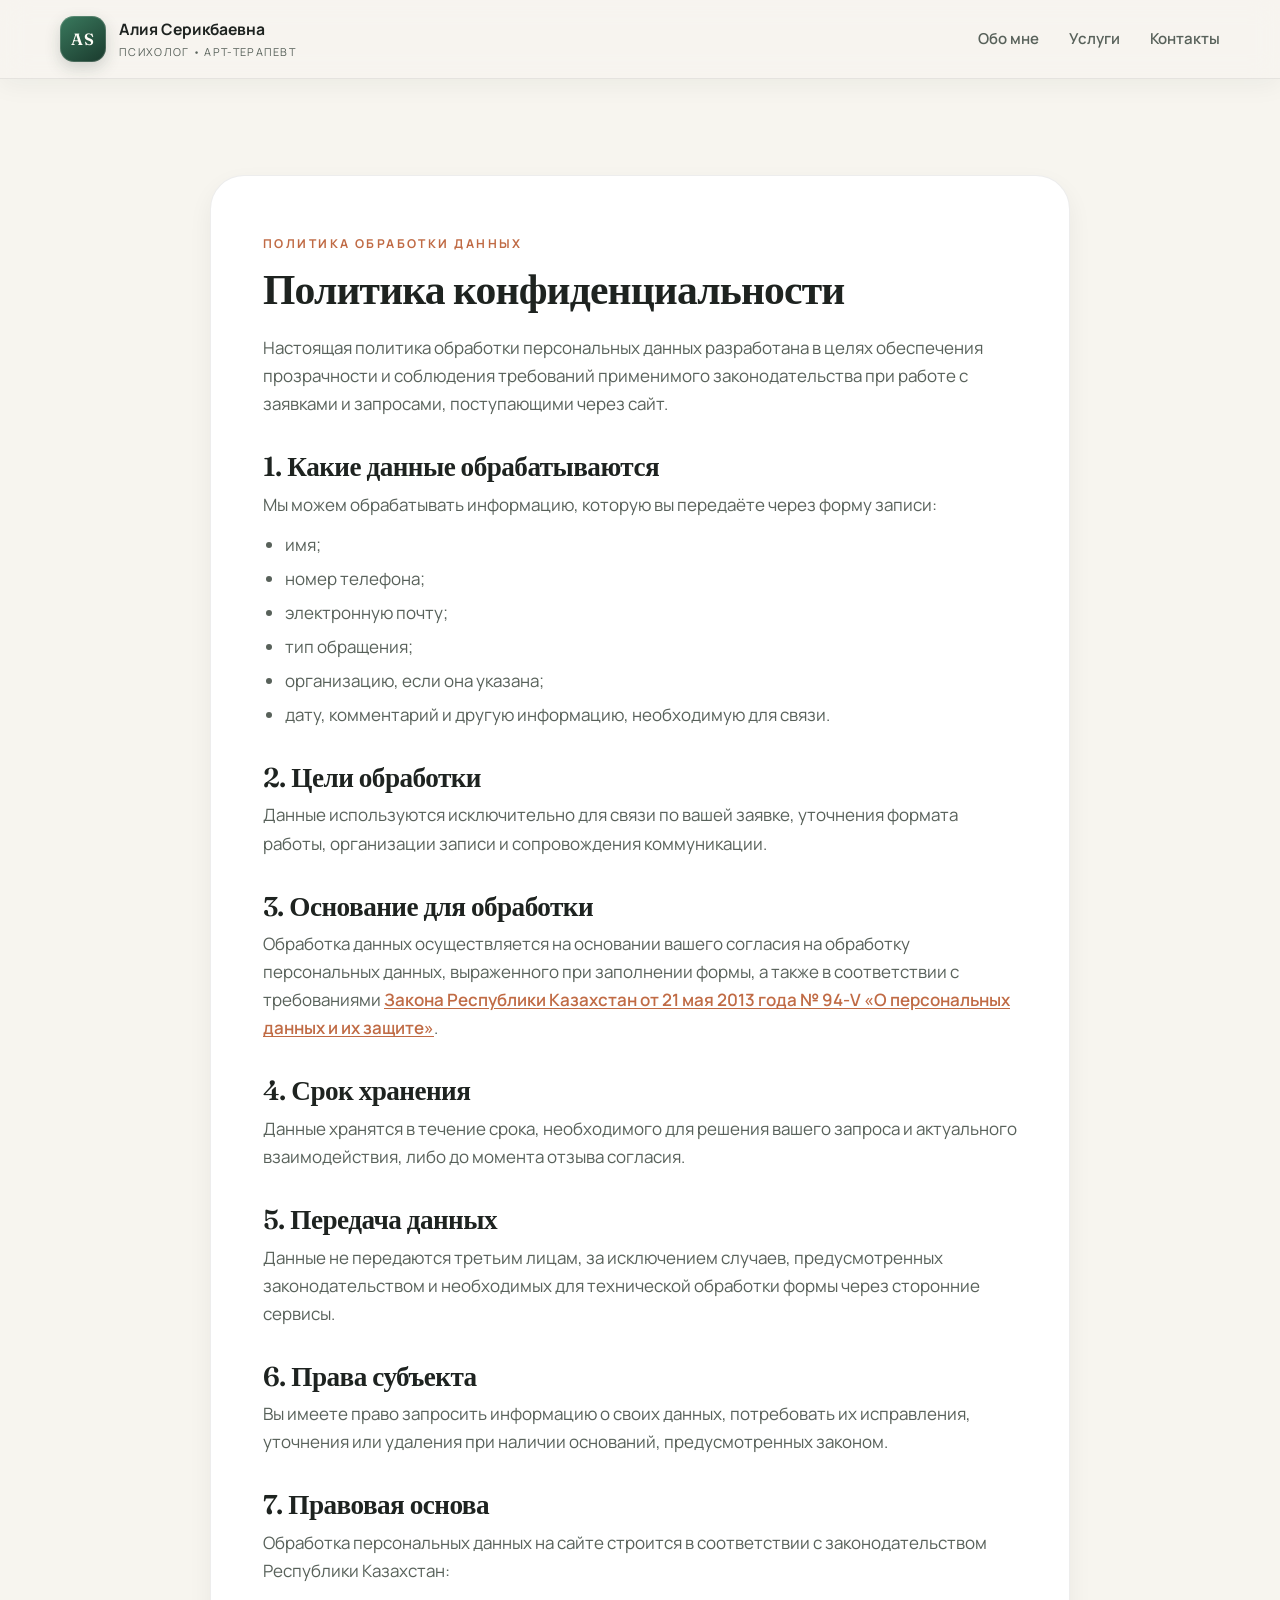
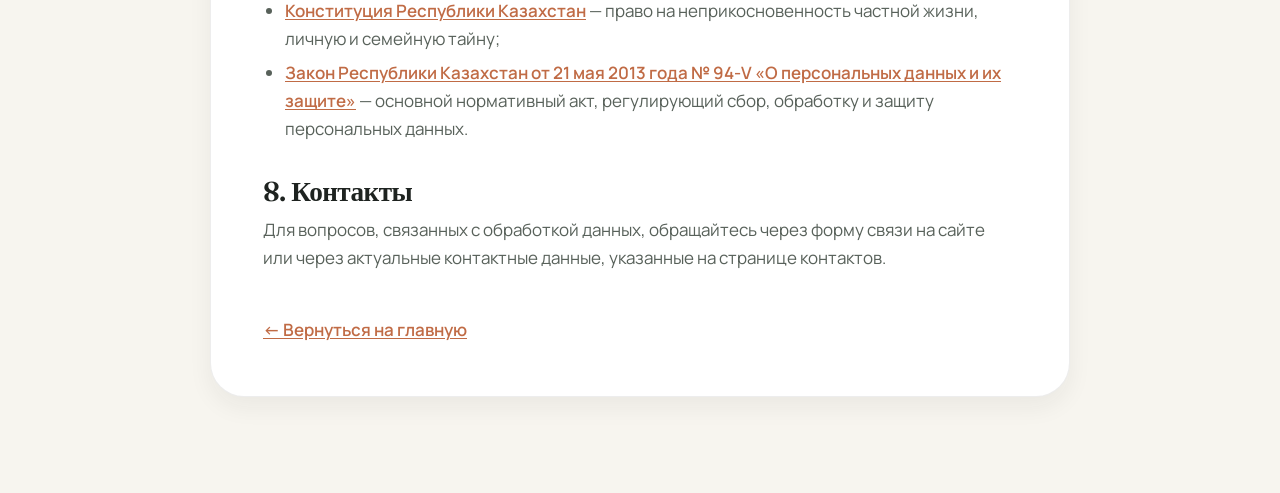
<file: privacy-policy.html>
<!DOCTYPE html>
<html lang="ru">
  <head>
    <meta charset="UTF-8" />
    <meta name="viewport" content="width=device-width, initial-scale=1.0" />
    <title>Политика обработки данных | Алия Серикбаевна</title>
    <meta
      name="description"
      content="Политика обработки персональных данных сайта психолога и арт-терапевта Алии Серикбаевны."
    />
    <meta name="robots" content="index, follow" />
    <meta name="theme-color" content="#2c5e4a" />
    <link rel="canonical" href="https://kbmaxat.github.io/aliya/privacy-policy.html" />
    <link rel="icon" href="./assets/favicon.svg" type="image/svg+xml" />
    <link rel="preconnect" href="https://fonts.googleapis.com" />
    <link rel="preconnect" href="https://fonts.gstatic.com" crossorigin />
    <link
      href="https://fonts.googleapis.com/css2?family=Fraunces:opsz,wght@9..144,400;9..144,500;9..144,600;9..144,700&family=Manrope:wght@400;500;600;700;800&display=swap"
      rel="stylesheet"
    />
    <link rel="stylesheet" href="./styles.css?v=20260907" />
    <style>
      .policy-wrap {
        max-width: 860px;
        margin: clamp(48px, 8vw, 96px) auto;
        padding: clamp(28px, 5vw, 52px);
        background: var(--card);
        border: 1px solid var(--line-soft);
        border-radius: var(--radius-lg);
        box-shadow: var(--shadow-sm);
      }
      .policy-wrap h1 {
        font-size: clamp(1.9rem, 4.4vw, 2.6rem);
        line-height: 1.15;
        margin-bottom: 20px;
      }
      .policy-wrap h2 {
        font-size: clamp(1.3rem, 2.4vw, 1.7rem);
        margin: 34px 0 10px;
      }
      .policy-wrap p {
        margin-bottom: 12px;
      }
      .policy-wrap ul {
        list-style: disc;
        padding-left: 22px;
        margin-bottom: 12px;
        color: var(--ink-soft);
      }
      .policy-wrap li {
        margin-bottom: 6px;
      }
      .policy-wrap a {
        color: var(--clay);
        font-weight: 600;
        text-decoration: underline;
        text-underline-offset: 2px;
      }
      .policy-wrap a:hover {
        color: var(--forest-700);
      }
      .policy-back {
        display: inline-block;
        margin-top: 32px;
        font-weight: 700;
        color: var(--clay);
        text-decoration: none;
      }
    </style>
  </head>
  <body>
    <header class="site-header is-scrolled">
      <div class="container nav-wrap">
        <a href="./index.html" class="brand" aria-label="Алия Серикбаевна — на главную">
          <span class="brand-mark" aria-hidden="true">AS</span>
          <span class="brand-text">
            <strong>Алия Серикбаевна</strong>
            <small>Психолог • Арт-терапевт</small>
          </span>
        </a>
        <nav class="main-nav" aria-label="Навигация">
          <a href="./index.html#about">Обо мне</a>
          <a href="./index.html#services">Услуги</a>
          <a href="./index.html#contact">Контакты</a>
        </nav>
      </div>
    </header>

    <main class="container policy-wrap">
      <p class="kicker">Политика обработки данных</p>
      <h1>Политика конфиденциальности</h1>
      <p>
        Настоящая политика обработки персональных данных разработана в целях обеспечения прозрачности и соблюдения требований
        применимого законодательства при работе с заявками и запросами, поступающими через сайт.
      </p>

      <h2>1. Какие данные обрабатываются</h2>
      <p>Мы можем обрабатывать информацию, которую вы передаёте через форму записи:</p>
      <ul>
        <li>имя;</li>
        <li>номер телефона;</li>
        <li>электронную почту;</li>
        <li>тип обращения;</li>
        <li>организацию, если она указана;</li>
        <li>дату, комментарий и другую информацию, необходимую для связи.</li>
      </ul>

      <h2>2. Цели обработки</h2>
      <p>Данные используются исключительно для связи по вашей заявке, уточнения формата работы, организации записи и сопровождения коммуникации.</p>

      <h2>3. Основание для обработки</h2>
      <p>
        Обработка данных осуществляется на основании вашего согласия на обработку персональных данных, выраженного при
        заполнении формы, а также в соответствии с требованиями
        <a href="https://adilet.zan.kz/rus/docs/Z1300000094" target="_blank" rel="noopener">
          Закона Республики Казахстан от 21 мая 2013 года № 94-V «О персональных данных и их защите»</a>.
      </p>

      <h2>4. Срок хранения</h2>
      <p>Данные хранятся в течение срока, необходимого для решения вашего запроса и актуального взаимодействия, либо до момента отзыва согласия.</p>

      <h2>5. Передача данных</h2>
      <p>Данные не передаются третьим лицам, за исключением случаев, предусмотренных законодательством и необходимых для технической обработки формы через сторонние сервисы.</p>

      <h2>6. Права субъекта</h2>
      <p>Вы имеете право запросить информацию о своих данных, потребовать их исправления, уточнения или удаления при наличии оснований, предусмотренных законом.</p>

      <h2>7. Правовая основа</h2>
      <p>Обработка персональных данных на сайте строится в соответствии с законодательством Республики Казахстан:</p>
      <ul>
        <li>
          <a href="https://adilet.zan.kz/rus/docs/K2600000000" target="_blank" rel="noopener">Конституция Республики Казахстан</a>
          — право на неприкосновенность частной жизни, личную и семейную тайну;
        </li>
        <li>
          <a href="https://adilet.zan.kz/rus/docs/Z1300000094" target="_blank" rel="noopener">
            Закон Республики Казахстан от 21 мая 2013 года № 94-V «О персональных данных и их защите»</a>
          — основной нормативный акт, регулирующий сбор, обработку и защиту персональных данных.
        </li>
      </ul>

      <h2>8. Контакты</h2>
      <p>Для вопросов, связанных с обработкой данных, обращайтесь через форму связи на сайте или через актуальные контактные данные, указанные на странице контактов.</p>

      <a class="policy-back" href="./index.html">← Вернуться на главную</a>
    </main>
  </body>
</html>
</file>
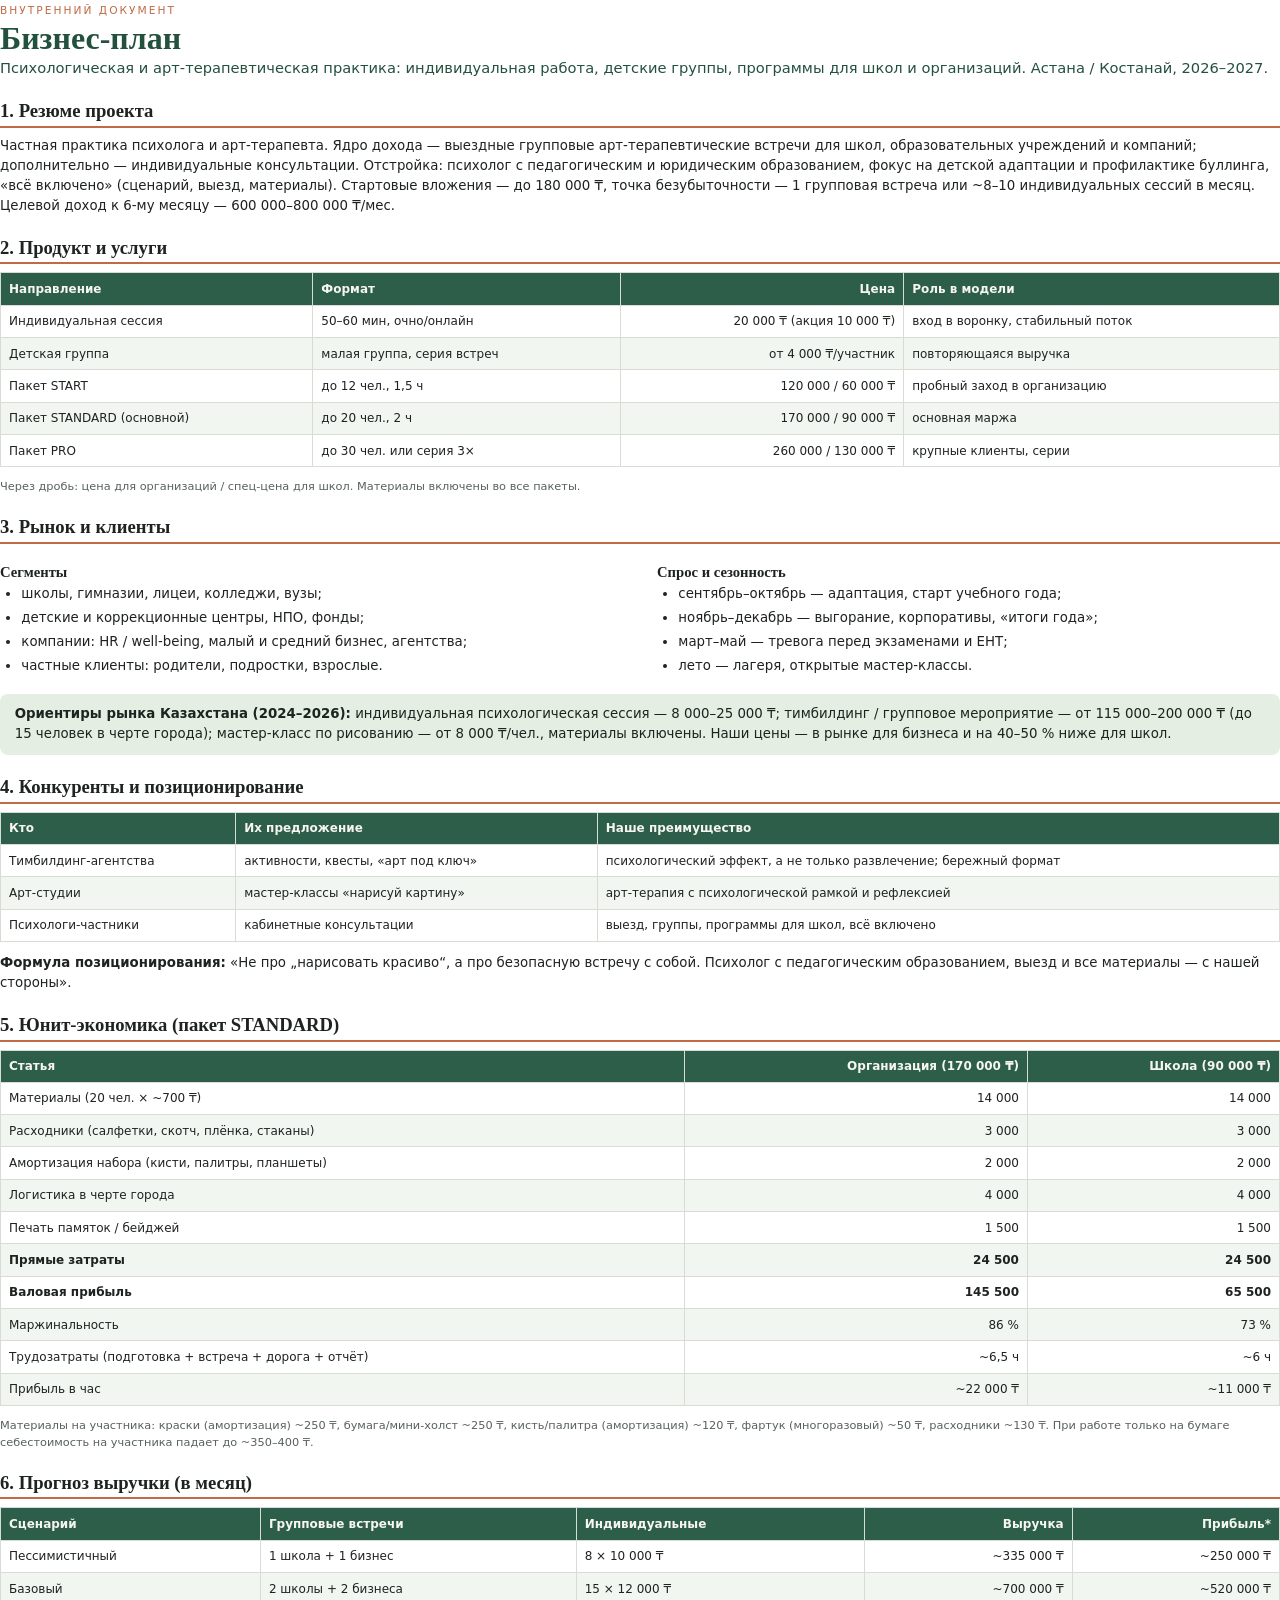
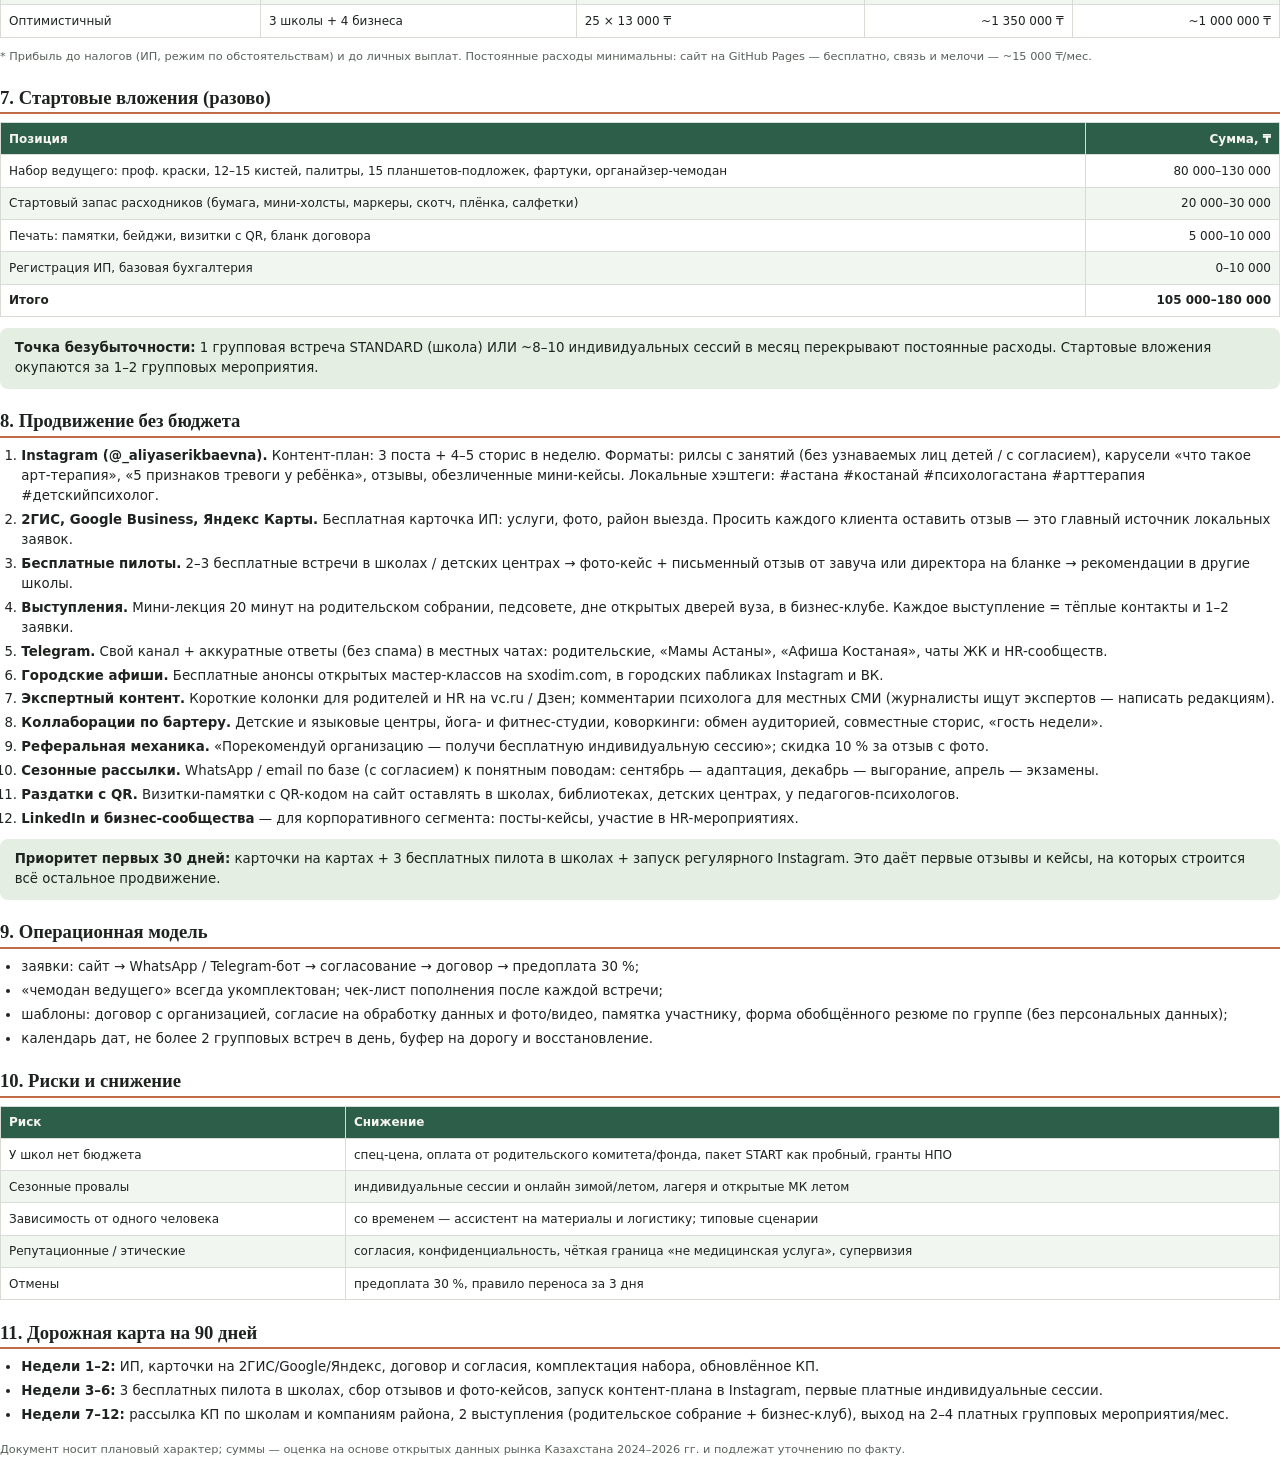
<file: scripts/business-plan.html>
<!doctype html>
<html lang="ru">
<head>
<meta charset="utf-8" />
<title>Бизнес-план — Алия Серикбаевна</title>
<style>
  @page { size: A4; margin: 16mm 15mm; }
  * { box-sizing: border-box; }
  html { -webkit-print-color-adjust: exact; print-color-adjust: exact; }
  body { margin: 0; font-family: "Segoe UI", "PT Sans", system-ui, sans-serif; font-size: 10pt; line-height: 1.5; color: #1e2320; }
  h1, h2, h3 { font-family: Georgia, "Times New Roman", serif; margin: 0; line-height: 1.15; }
  h1 { font-size: 24pt; color: #24503e; }
  h2 { font-size: 14pt; margin: 16pt 0 6pt; padding-bottom: 3pt; border-bottom: 2px solid #c06b45; }
  h3 { font-size: 11pt; margin: 9pt 0 3pt; }
  p { margin: 0 0 6pt; }
  ul, ol { margin: 0 0 6pt; padding-left: 16pt; }
  li { margin-bottom: 3pt; }
  .muted { color: #58615a; }
  .lead { font-size: 11pt; color: #24503e; }
  .tag { text-transform: uppercase; letter-spacing: 2px; font-size: 8pt; color: #c06b45; }
  table { width: 100%; border-collapse: collapse; margin: 6pt 0 8pt; font-size: 9pt; }
  th, td { border: 1px solid #d7ddd5; padding: 5pt 6pt; text-align: left; vertical-align: top; }
  thead th { background: #2c5e4a; color: #f7f5ef; font-weight: 600; }
  tbody tr:nth-child(even) { background: #f2f6f1; }
  td.num, th.num { text-align: right; white-space: nowrap; }
  .box { background: #e4eee2; border-radius: 8px; padding: 8pt 11pt; margin: 7pt 0; }
  .page-break { page-break-before: always; }
  .cols { display: flex; gap: 9mm; }
  .cols > div { flex: 1; }
  .small { font-size: 8.5pt; }
</style>
</head>
<body>

<span class="tag">Внутренний документ</span>
<h1>Бизнес-план</h1>
<p class="lead">Психологическая и арт-терапевтическая практика: индивидуальная работа,
детские группы, программы для школ и организаций. Астана / Костанай, 2026–2027.</p>

<h2>1. Резюме проекта</h2>
<p>Частная практика психолога и арт-терапевта. Ядро дохода — выездные групповые
арт-терапевтические встречи для школ, образовательных учреждений и компаний;
дополнительно — индивидуальные консультации. Отстройка: психолог с педагогическим
и юридическим образованием, фокус на детской адаптации и профилактике буллинга,
«всё включено» (сценарий, выезд, материалы). Стартовые вложения — до 180 000 ₸,
точка безубыточности — 1 групповая встреча или ~8–10 индивидуальных сессий в месяц.
Целевой доход к 6-му месяцу — 600 000–800 000 ₸/мес.</p>

<h2>2. Продукт и услуги</h2>
<table>
  <thead><tr><th>Направление</th><th>Формат</th><th class="num">Цена</th><th>Роль в модели</th></tr></thead>
  <tbody>
    <tr><td>Индивидуальная сессия</td><td>50–60 мин, очно/онлайн</td><td class="num">20 000 ₸ (акция 10 000 ₸)</td><td>вход в воронку, стабильный поток</td></tr>
    <tr><td>Детская группа</td><td>малая группа, серия встреч</td><td class="num">от 4 000 ₸/участник</td><td>повторяющаяся выручка</td></tr>
    <tr><td>Пакет START</td><td>до 12 чел., 1,5 ч</td><td class="num">120 000 / 60 000 ₸</td><td>пробный заход в организацию</td></tr>
    <tr><td>Пакет STANDARD (основной)</td><td>до 20 чел., 2 ч</td><td class="num">170 000 / 90 000 ₸</td><td>основная маржа</td></tr>
    <tr><td>Пакет PRO</td><td>до 30 чел. или серия 3×</td><td class="num">260 000 / 130 000 ₸</td><td>крупные клиенты, серии</td></tr>
  </tbody>
</table>
<p class="small muted">Через дробь: цена для организаций / спец-цена для школ. Материалы включены во все пакеты.</p>

<h2>3. Рынок и клиенты</h2>
<div class="cols">
  <div>
    <h3>Сегменты</h3>
    <ul>
      <li>школы, гимназии, лицеи, колледжи, вузы;</li>
      <li>детские и коррекционные центры, НПО, фонды;</li>
      <li>компании: HR / well-being, малый и средний бизнес, агентства;</li>
      <li>частные клиенты: родители, подростки, взрослые.</li>
    </ul>
  </div>
  <div>
    <h3>Спрос и сезонность</h3>
    <ul>
      <li>сентябрь–октябрь — адаптация, старт учебного года;</li>
      <li>ноябрь–декабрь — выгорание, корпоративы, «итоги года»;</li>
      <li>март–май — тревога перед экзаменами и ЕНТ;</li>
      <li>лето — лагеря, открытые мастер-классы.</li>
    </ul>
  </div>
</div>
<div class="box">
<strong>Ориентиры рынка Казахстана (2024–2026):</strong> индивидуальная психологическая
сессия — 8 000–25 000 ₸; тимбилдинг / групповое мероприятие — от 115 000–200 000 ₸
(до 15 человек в черте города); мастер-класс по рисованию — от 8 000 ₸/чел., материалы
включены. Наши цены — в рынке для бизнеса и на 40–50 % ниже для школ.
</div>

<h2>4. Конкуренты и позиционирование</h2>
<table>
  <thead><tr><th>Кто</th><th>Их предложение</th><th>Наше преимущество</th></tr></thead>
  <tbody>
    <tr><td>Тимбилдинг-агентства</td><td>активности, квесты, «арт под ключ»</td><td>психологический эффект, а не только развлечение; бережный формат</td></tr>
    <tr><td>Арт-студии</td><td>мастер-классы «нарисуй картину»</td><td>арт-терапия с психологической рамкой и рефлексией</td></tr>
    <tr><td>Психологи-частники</td><td>кабинетные консультации</td><td>выезд, группы, программы для школ, всё включено</td></tr>
  </tbody>
</table>
<p><strong>Формула позиционирования:</strong> «Не про „нарисовать красиво“, а про безопасную
встречу с собой. Психолог с педагогическим образованием, выезд и все материалы — с нашей стороны».</p>

<div class="page-break"></div>

<h2>5. Юнит-экономика (пакет STANDARD)</h2>
<table>
  <thead><tr><th>Статья</th><th class="num">Организация (170 000 ₸)</th><th class="num">Школа (90 000 ₸)</th></tr></thead>
  <tbody>
    <tr><td>Материалы (20 чел. × ~700 ₸)</td><td class="num">14 000</td><td class="num">14 000</td></tr>
    <tr><td>Расходники (салфетки, скотч, плёнка, стаканы)</td><td class="num">3 000</td><td class="num">3 000</td></tr>
    <tr><td>Амортизация набора (кисти, палитры, планшеты)</td><td class="num">2 000</td><td class="num">2 000</td></tr>
    <tr><td>Логистика в черте города</td><td class="num">4 000</td><td class="num">4 000</td></tr>
    <tr><td>Печать памяток / бейджей</td><td class="num">1 500</td><td class="num">1 500</td></tr>
    <tr><td><strong>Прямые затраты</strong></td><td class="num"><strong>24 500</strong></td><td class="num"><strong>24 500</strong></td></tr>
    <tr><td><strong>Валовая прибыль</strong></td><td class="num"><strong>145 500</strong></td><td class="num"><strong>65 500</strong></td></tr>
    <tr><td>Маржинальность</td><td class="num">86 %</td><td class="num">73 %</td></tr>
    <tr><td>Трудозатраты (подготовка + встреча + дорога + отчёт)</td><td class="num">~6,5 ч</td><td class="num">~6 ч</td></tr>
    <tr><td>Прибыль в час</td><td class="num">~22 000 ₸</td><td class="num">~11 000 ₸</td></tr>
  </tbody>
</table>
<p class="small muted">Материалы на участника: краски (амортизация) ~250 ₸, бумага/мини-холст ~250 ₸,
кисть/палитра (амортизация) ~120 ₸, фартук (многоразовый) ~50 ₸, расходники ~130 ₸.
При работе только на бумаге себестоимость на участника падает до ~350–400 ₸.</p>

<h2>6. Прогноз выручки (в месяц)</h2>
<table>
  <thead><tr><th>Сценарий</th><th>Групповые встречи</th><th>Индивидуальные</th><th class="num">Выручка</th><th class="num">Прибыль*</th></tr></thead>
  <tbody>
    <tr><td>Пессимистичный</td><td>1 школа + 1 бизнес</td><td>8 × 10 000 ₸</td><td class="num">~335 000 ₸</td><td class="num">~250 000 ₸</td></tr>
    <tr><td>Базовый</td><td>2 школы + 2 бизнеса</td><td>15 × 12 000 ₸</td><td class="num">~700 000 ₸</td><td class="num">~520 000 ₸</td></tr>
    <tr><td>Оптимистичный</td><td>3 школы + 4 бизнеса</td><td>25 × 13 000 ₸</td><td class="num">~1 350 000 ₸</td><td class="num">~1 000 000 ₸</td></tr>
  </tbody>
</table>
<p class="small muted">* Прибыль до налогов (ИП, режим по обстоятельствам) и до личных выплат.
Постоянные расходы минимальны: сайт на GitHub Pages — бесплатно, связь и мелочи — ~15 000 ₸/мес.</p>

<h2>7. Стартовые вложения (разово)</h2>
<table>
  <thead><tr><th>Позиция</th><th class="num">Сумма, ₸</th></tr></thead>
  <tbody>
    <tr><td>Набор ведущего: проф. краски, 12–15 кистей, палитры, 15 планшетов-подложек, фартуки, органайзер-чемодан</td><td class="num">80 000–130 000</td></tr>
    <tr><td>Стартовый запас расходников (бумага, мини-холсты, маркеры, скотч, плёнка, салфетки)</td><td class="num">20 000–30 000</td></tr>
    <tr><td>Печать: памятки, бейджи, визитки с QR, бланк договора</td><td class="num">5 000–10 000</td></tr>
    <tr><td>Регистрация ИП, базовая бухгалтерия</td><td class="num">0–10 000</td></tr>
    <tr><td><strong>Итого</strong></td><td class="num"><strong>105 000–180 000</strong></td></tr>
  </tbody>
</table>
<div class="box"><strong>Точка безубыточности:</strong> 1 групповая встреча STANDARD (школа) ИЛИ
~8–10 индивидуальных сессий в месяц перекрывают постоянные расходы. Стартовые вложения
окупаются за 1–2 групповых мероприятия.</div>

<div class="page-break"></div>

<h2>8. Продвижение без бюджета</h2>
<ol>
  <li><strong>Instagram (@_aliyaserikbaevna).</strong> Контент-план: 3 поста + 4–5 сторис в неделю.
  Форматы: рилсы с занятий (без узнаваемых лиц детей / с согласием), карусели «что такое арт-терапия»,
  «5 признаков тревоги у ребёнка», отзывы, обезличенные мини-кейсы. Локальные хэштеги: #астана #костанай
  #психологастана #арттерапия #детскийпсихолог.</li>
  <li><strong>2ГИС, Google Business, Яндекс Карты.</strong> Бесплатная карточка ИП: услуги, фото, район
  выезда. Просить каждого клиента оставить отзыв — это главный источник локальных заявок.</li>
  <li><strong>Бесплатные пилоты.</strong> 2–3 бесплатные встречи в школах / детских центрах →
  фото-кейс + письменный отзыв от завуча или директора на бланке → рекомендации в другие школы.</li>
  <li><strong>Выступления.</strong> Мини-лекция 20 минут на родительском собрании, педсовете, дне
  открытых дверей вуза, в бизнес-клубе. Каждое выступление = тёплые контакты и 1–2 заявки.</li>
  <li><strong>Telegram.</strong> Свой канал + аккуратные ответы (без спама) в местных чатах:
  родительские, «Мамы Астаны», «Афиша Костаная», чаты ЖК и HR-сообществ.</li>
  <li><strong>Городские афиши.</strong> Бесплатные анонсы открытых мастер-классов на sxodim.com,
  в городских пабликах Instagram и ВК.</li>
  <li><strong>Экспертный контент.</strong> Короткие колонки для родителей и HR на vc.ru / Дзен;
  комментарии психолога для местных СМИ (журналисты ищут экспертов — написать редакциям).</li>
  <li><strong>Коллаборации по бартеру.</strong> Детские и языковые центры, йога- и фитнес-студии,
  коворкинги: обмен аудиторией, совместные сторис, «гость недели».</li>
  <li><strong>Реферальная механика.</strong> «Порекомендуй организацию — получи бесплатную
  индивидуальную сессию»; скидка 10 % за отзыв с фото.</li>
  <li><strong>Сезонные рассылки.</strong> WhatsApp / email по базе (с согласием) к понятным поводам:
  сентябрь — адаптация, декабрь — выгорание, апрель — экзамены.</li>
  <li><strong>Раздатки с QR.</strong> Визитки-памятки с QR-кодом на сайт оставлять в школах,
  библиотеках, детских центрах, у педагогов-психологов.</li>
  <li><strong>LinkedIn и бизнес-сообщества</strong> — для корпоративного сегмента: посты-кейсы,
  участие в HR-мероприятиях.</li>
</ol>
<div class="box"><strong>Приоритет первых 30 дней:</strong> карточки на картах + 3 бесплатных пилота
в школах + запуск регулярного Instagram. Это даёт первые отзывы и кейсы, на которых
строится всё остальное продвижение.</div>

<h2>9. Операционная модель</h2>
<ul>
  <li>заявки: сайт → WhatsApp / Telegram-бот → согласование → договор → предоплата 30 %;</li>
  <li>«чемодан ведущего» всегда укомплектован; чек-лист пополнения после каждой встречи;</li>
  <li>шаблоны: договор с организацией, согласие на обработку данных и фото/видео,
  памятка участнику, форма обобщённого резюме по группе (без персональных данных);</li>
  <li>календарь дат, не более 2 групповых встреч в день, буфер на дорогу и восстановление.</li>
</ul>

<h2>10. Риски и снижение</h2>
<table>
  <thead><tr><th>Риск</th><th>Снижение</th></tr></thead>
  <tbody>
    <tr><td>У школ нет бюджета</td><td>спец-цена, оплата от родительского комитета/фонда, пакет START как пробный, гранты НПО</td></tr>
    <tr><td>Сезонные провалы</td><td>индивидуальные сессии и онлайн зимой/летом, лагеря и открытые МК летом</td></tr>
    <tr><td>Зависимость от одного человека</td><td>со временем — ассистент на материалы и логистику; типовые сценарии</td></tr>
    <tr><td>Репутационные / этические</td><td>согласия, конфиденциальность, чёткая граница «не медицинская услуга», супервизия</td></tr>
    <tr><td>Отмены</td><td>предоплата 30 %, правило переноса за 3 дня</td></tr>
  </tbody>
</table>

<h2>11. Дорожная карта на 90 дней</h2>
<ul>
  <li><strong>Недели 1–2:</strong> ИП, карточки на 2ГИС/Google/Яндекс, договор и согласия,
  комплектация набора, обновлённое КП.</li>
  <li><strong>Недели 3–6:</strong> 3 бесплатных пилота в школах, сбор отзывов и фото-кейсов,
  запуск контент-плана в Instagram, первые платные индивидуальные сессии.</li>
  <li><strong>Недели 7–12:</strong> рассылка КП по школам и компаниям района, 2 выступления
  (родительское собрание + бизнес-клуб), выход на 2–4 платных групповых мероприятия/мес.</li>
</ul>

<p class="small muted" style="margin-top:12pt">Документ носит плановый характер; суммы — оценка на основе
открытых данных рынка Казахстана 2024–2026 гг. и подлежат уточнению по факту.</p>

</body>
</html>
</file>
<file: styles.css>
/* ============================================================
   Алия Серикбаевна — психолог и арт-терапевт
   Дизайн-система: тёплый бумажный фон, глубокий зелёный,
   мягкая шалфейная зелень и терракотовый акцент.
   ============================================================ */

:root {
  --paper: #f7f5ef;
  --paper-2: #fffdf7;
  --sage: #e4eee2;
  --sage-2: #cfe3d0;
  --forest: #2c5e4a;
  --forest-700: #24503e;
  --forest-900: #1a3a2d;
  --ink: #1e2320;
  --ink-soft: #58615a;
  --clay: #c06b45;
  --clay-soft: #ead9cc;
  --card: #ffffff;
  --line: rgba(30, 35, 32, 0.12);
  --line-soft: rgba(30, 35, 32, 0.08);
  --shadow-sm: 0 10px 24px rgba(26, 40, 32, 0.06);
  --shadow-md: 0 22px 50px rgba(26, 40, 32, 0.1);
  --radius: 24px;
  --radius-lg: 34px;
  --container: min(1160px, calc(100% - 40px));

  /* совместимость со старой privacy-policy.html */
  --border: var(--line);
  --charcoal: var(--ink);
  --muted: var(--ink-soft);
  --white: #ffffff;
}

* {
  box-sizing: border-box;
}

html {
  scroll-behavior: smooth;
  -webkit-text-size-adjust: 100%;
}

body {
  margin: 0;
  background: var(--paper);
  color: var(--ink);
  font-family: "Manrope", "Segoe UI", system-ui, sans-serif;
  font-size: 17px;
  line-height: 1.65;
  -webkit-font-smoothing: antialiased;
}

a {
  color: inherit;
  text-decoration: none;
}

img {
  max-width: 100%;
  display: block;
}

button,
input,
select,
textarea {
  font: inherit;
  color: inherit;
}

ul,
ol {
  margin: 0;
  padding: 0;
  list-style: none;
}

h1,
h2,
h3 {
  margin: 0;
  font-family: "Fraunces", "Georgia", serif;
  font-weight: 600;
  line-height: 1.05;
  letter-spacing: -0.02em;
  color: var(--ink);
  overflow-wrap: break-word;
}

h1 {
  font-size: clamp(2.7rem, 6vw, 5rem);
}

h2 {
  font-size: clamp(2rem, 4vw, 3.2rem);
}

h3 {
  font-size: clamp(1.3rem, 2.2vw, 1.6rem);
  letter-spacing: -0.01em;
}

p {
  margin: 0;
  color: var(--ink-soft);
}

.container {
  width: var(--container);
  margin: 0 auto;
}

.section {
  padding: clamp(64px, 9vw, 120px) 0;
  overflow-x: clip; /* сдерживает боковые сдвиги анимаций появления */
}

.skip-link {
  position: absolute;
  left: -9999px;
  top: 0;
  z-index: 100;
  padding: 12px 18px;
  background: var(--ink);
  color: var(--paper);
  border-radius: 0 0 12px 0;
}

.skip-link:focus {
  left: 0;
}

/* ---------- Bands ---------- */
.band-paper {
  background: var(--paper);
}

.band-sage {
  background: var(--sage);
}

.band-forest {
  background: var(--forest);
  color: rgba(247, 245, 239, 0.82);
}

.band-forest h2,
.band-forest h3 {
  color: var(--paper-2);
}

.band-forest p {
  color: rgba(247, 245, 239, 0.78);
}

/* ---------- Typography helpers ---------- */
.kicker {
  display: inline-block;
  margin-bottom: 18px;
  font-size: 0.76rem;
  font-weight: 700;
  letter-spacing: 0.2em;
  text-transform: uppercase;
  color: var(--clay);
}

.band-forest .kicker {
  color: #e7b79f;
}

.lead {
  font-size: clamp(1.05rem, 1.6vw, 1.22rem);
  color: var(--ink-soft);
  max-width: 34em;
}

.section-heading {
  max-width: 44rem;
  margin-bottom: clamp(36px, 5vw, 60px);
}

.section-heading.centered {
  margin-left: auto;
  margin-right: auto;
  text-align: center;
}

.prose > * + * {
  margin-top: 1.15em;
}

/* Выключка по ширине для блоков с длинным текстом */
.prose p,
.corporate-info > p,
.contact-copy > p,
.pricing-card > p,
.about-copy p {
  text-align: justify;
  -webkit-hyphens: auto;
  hyphens: auto;
}

/* ---------- Buttons ---------- */
.button {
  --btn-bg: var(--forest);
  --btn-fg: var(--paper-2);
  display: inline-flex;
  align-items: center;
  justify-content: center;
  gap: 8px;
  min-height: 54px;
  padding: 0 28px;
  border: 1px solid transparent;
  border-radius: 999px;
  background: var(--btn-bg);
  color: var(--btn-fg);
  font-weight: 700;
  font-size: 0.98rem;
  cursor: pointer;
  transition: transform 0.18s ease, box-shadow 0.18s ease, background 0.18s ease,
    border-color 0.18s ease, color 0.18s ease;
}

.button:hover,
.button:focus-visible {
  transform: translateY(-2px);
  box-shadow: var(--shadow-md);
}

.button-primary {
  --btn-bg: var(--forest);
  --btn-fg: var(--paper-2);
}

.button-primary:hover {
  --btn-bg: var(--forest-700);
}

.button-ghost {
  --btn-bg: transparent;
  --btn-fg: var(--ink);
  border-color: var(--line);
}

.button-ghost:hover {
  border-color: var(--ink);
  box-shadow: none;
}

.band-forest .button-ghost {
  --btn-fg: var(--paper-2);
  border-color: rgba(247, 245, 239, 0.35);
}

.band-forest .button-ghost:hover {
  border-color: var(--paper-2);
  background: rgba(247, 245, 239, 0.08);
}

/* ---------- Badge (arrow) ---------- */
.badge {
  display: inline-flex;
  align-items: center;
  justify-content: center;
  width: 44px;
  height: 44px;
  flex: none;
  border-radius: 50%;
  background: var(--clay-soft);
  color: var(--clay);
}

.badge svg {
  width: 18px;
  height: 18px;
  fill: none;
  stroke: currentColor;
  stroke-width: 2.4;
  stroke-linecap: round;
  stroke-linejoin: round;
}

.band-forest .badge {
  background: rgba(247, 245, 239, 0.14);
  color: var(--paper-2);
}

/* ---------- Header ---------- */
.site-header {
  position: sticky;
  top: 0;
  z-index: 20;
  background: rgba(247, 245, 239, 0.82);
  backdrop-filter: blur(14px);
  -webkit-backdrop-filter: blur(14px);
  border-bottom: 1px solid transparent;
  transition: border-color 0.2s ease, box-shadow 0.2s ease, background 0.2s ease;
}

.site-header.is-scrolled {
  border-color: var(--line-soft);
  box-shadow: 0 6px 24px rgba(26, 40, 32, 0.05);
}

.nav-wrap {
  display: flex;
  align-items: center;
  justify-content: space-between;
  gap: 20px;
  min-height: 78px;
}

.brand {
  display: inline-flex;
  align-items: center;
  gap: 13px;
}

.brand-mark {
  display: inline-flex;
  align-items: center;
  justify-content: center;
  width: 46px;
  height: 46px;
  flex: none;
  border-radius: 14px;
  background: linear-gradient(145deg, #3a7a5e 0%, var(--forest-900) 100%);
  box-shadow: inset 0 0 0 1px rgba(247, 245, 239, 0.18),
    0 6px 16px rgba(26, 40, 32, 0.18);
  color: var(--paper-2);
  font-family: "Fraunces", serif;
  font-weight: 600;
  font-size: 1.02rem;
  letter-spacing: 0.04em;
}

.brand-text strong {
  display: block;
  font-size: 0.98rem;
  font-weight: 700;
}

.brand-text small {
  display: block;
  font-size: 0.68rem;
  letter-spacing: 0.12em;
  text-transform: uppercase;
  color: var(--ink-soft);
}

.main-nav {
  display: flex;
  align-items: center;
  gap: 30px;
  font-size: 0.94rem;
  font-weight: 600;
}

.main-nav a {
  position: relative;
  color: var(--ink-soft);
  transition: color 0.15s ease;
}

.main-nav a:not(.nav-cta)::after {
  content: "";
  position: absolute;
  left: 0;
  bottom: -6px;
  width: 100%;
  height: 2px;
  background: var(--clay);
  transform: scaleX(0);
  transform-origin: left;
  transition: transform 0.2s ease;
}

.main-nav a:not(.nav-cta):hover,
.main-nav a:not(.nav-cta):focus-visible,
.main-nav a.is-active {
  color: var(--ink);
}

.main-nav a:not(.nav-cta):hover::after,
.main-nav a:not(.nav-cta):focus-visible::after,
.main-nav a.is-active::after {
  transform: scaleX(1);
}

.nav-cta {
  min-height: 44px;
  padding: 0 22px;
}

.nav-toggle {
  display: none;
  flex-direction: column;
  gap: 5px;
  padding: 10px;
  background: transparent;
  border: none;
  cursor: pointer;
}

.nav-toggle span {
  width: 24px;
  height: 2px;
  background: var(--ink);
  border-radius: 2px;
  transition: transform 0.2s ease, opacity 0.2s ease;
}

.nav-toggle[aria-expanded="true"] span:nth-child(1) {
  transform: translateY(7px) rotate(45deg);
}

.nav-toggle[aria-expanded="true"] span:nth-child(2) {
  opacity: 0;
}

.nav-toggle[aria-expanded="true"] span:nth-child(3) {
  transform: translateY(-7px) rotate(-45deg);
}

/* ---------- Hero ---------- */
.hero {
  padding: clamp(40px, 6vw, 80px) 0 clamp(60px, 8vw, 110px);
  overflow: hidden;
}

.hero-grid {
  display: grid;
  grid-template-columns: 1.05fr 0.95fr;
  gap: clamp(32px, 5vw, 64px);
  align-items: center;
}

.hero-copy h1 {
  margin-bottom: 22px;
}

.hero-actions {
  display: flex;
  flex-wrap: wrap;
  gap: 14px;
  margin: 30px 0 26px;
}

.hero-chips {
  display: flex;
  flex-wrap: wrap;
  gap: 10px;
}

.hero-chips li {
  padding: 9px 16px;
  border: 1px solid var(--line);
  border-radius: 999px;
  font-size: 0.85rem;
  font-weight: 600;
  color: var(--ink);
  background: var(--paper-2);
}

.hero-figure {
  position: relative;
  aspect-ratio: 1 / 1.04;
  display: flex;
  align-items: flex-end;
  justify-content: center;
}

.hero-shape {
  position: absolute;
  border-radius: 50%;
}

.hero-shape--main {
  inset: -6% -6% -4% -2%;
  background: linear-gradient(155deg, #3f8163 0%, var(--forest) 45%, var(--forest-900) 100%);
}

.hero-shape--accent {
  width: 46%;
  height: 46%;
  right: -9%;
  top: -7%;
  background: #63a486;
}

.hero-portrait {
  position: relative;
  z-index: 2;
  width: 96%;
  height: 100%;
  object-fit: contain;
  object-position: bottom center;
  filter: grayscale(1) contrast(1.03);
  -webkit-filter: grayscale(1) contrast(1.03);
}

.hero-float {
  position: absolute;
  z-index: 3;
  left: -6%;
  bottom: 12%;
  display: inline-flex;
  align-items: center;
  gap: 10px;
  padding: 12px 18px;
  border-radius: 999px;
  background: var(--paper-2);
  box-shadow: var(--shadow-md);
  font-size: 0.82rem;
  font-weight: 700;
  color: var(--ink);
}

.hero-float__dot {
  width: 9px;
  height: 9px;
  border-radius: 50%;
  background: var(--clay);
}

/* ---------- Trust bar ---------- */
.trust {
  margin-top: -36px;
  padding-bottom: 8px;
}

.trust-bar {
  display: grid;
  grid-template-columns: repeat(3, 1fr);
  gap: 8px 32px;
  padding: 26px 34px;
  background: var(--card);
  border: 1px solid var(--line-soft);
  border-radius: var(--radius);
  box-shadow: var(--shadow-sm);
}

.trust-bar div {
  display: flex;
  flex-direction: column;
  gap: 4px;
}

.trust-bar span {
  font-size: 0.7rem;
  letter-spacing: 0.14em;
  text-transform: uppercase;
  color: var(--ink-soft);
}

.trust-bar strong {
  font-size: 1rem;
  font-weight: 700;
}

/* ---------- Split layouts ---------- */
.split {
  display: grid;
  grid-template-columns: 0.85fr 1.15fr;
  gap: clamp(28px, 5vw, 64px);
  align-items: start;
}

.split--media {
  grid-template-columns: 1fr 1fr;
  align-items: center;
}

.media-frame {
  border-radius: var(--radius-lg);
  overflow: hidden;
  box-shadow: var(--shadow-md);
}

.media-frame img {
  width: 100%;
  height: clamp(340px, 46vw, 540px);
  object-fit: cover;
  transition: transform 0.6s var(--ease-out);
}

.media-frame:hover img,
.about-photo:hover img {
  transform: scale(1.03);
}

.about-photo {
  position: relative;
  margin: 0;
  border-radius: var(--radius-lg);
  overflow: hidden;
  box-shadow: var(--shadow-md);
}

.about-photo img {
  display: block;
  width: 100%;
  height: clamp(380px, 52vw, 560px);
  object-fit: cover;
  object-position: 50% 12%;
  transition: transform 0.6s var(--ease-out);
}

.about-photo figcaption {
  position: absolute;
  inset: 0 0 auto 0;
  padding: 24px 26px 56px;
  background: linear-gradient(
    180deg,
    rgba(18, 30, 24, 0.88) 0%,
    rgba(18, 30, 24, 0.66) 45%,
    rgba(18, 30, 24, 0) 100%
  );
}

.about-photo figcaption h2 {
  margin: 0;
  max-width: 22ch;
  color: #fff;
  font-size: clamp(1.35rem, 2.6vw, 2rem);
  line-height: 1.15;
  text-shadow: 0 2px 14px rgba(0, 0, 0, 0.45);
}

/* ---------- Documents ---------- */
.doc-group-title {
  font-size: clamp(1.15rem, 2vw, 1.4rem);
  margin: 8px 0 18px;
}

.doc-grid + .doc-group-title {
  margin-top: 36px;
}

.doc-grid {
  display: grid;
  grid-template-columns: repeat(2, 1fr);
  gap: 20px;
  margin-bottom: 40px;
}

.doc-card {
  display: grid;
  gap: 10px;
  padding: 28px;
  background: var(--card);
  border: 1px solid var(--line-soft);
  border-radius: var(--radius);
  box-shadow: var(--shadow-sm);
  transition: transform 0.18s ease, box-shadow 0.18s ease;
}

.doc-card:hover {
  transform: translateY(-4px);
  box-shadow: var(--shadow-md);
}

.doc-card__label {
  font-size: 0.72rem;
  letter-spacing: 0.14em;
  text-transform: uppercase;
  color: var(--ink-soft);
}

.doc-card strong {
  font-size: 1.15rem;
  font-weight: 700;
  line-height: 1.35;
}

/* ---------- Timeline ---------- */
.timeline {
  display: grid;
  gap: 16px;
}

.timeline-item {
  display: grid;
  grid-template-columns: 132px 1fr;
  gap: 24px;
  align-items: start;
  padding: 26px 30px;
  background: var(--card);
  border: 1px solid var(--line-soft);
  border-radius: var(--radius);
}

.timeline-item h3 {
  margin-bottom: 6px;
}

.timeline-docs {
  display: flex;
  flex-wrap: wrap;
  gap: 8px 20px;
  margin-top: 12px;
}

.timeline-docs a {
  font-weight: 700;
  font-size: 0.86rem;
  color: var(--clay);
}

.timeline-docs a:hover {
  text-decoration: underline;
}

.timeline-year {
  display: inline-flex;
  align-items: center;
  justify-content: center;
  padding: 8px 14px;
  border-radius: 999px;
  background: var(--sage);
  color: var(--forest-700);
  font-weight: 800;
  font-size: 0.9rem;
  white-space: nowrap;
}

/* ---------- Focus grid (forest band) ---------- */
.focus-grid {
  display: grid;
  grid-template-columns: repeat(4, 1fr);
  gap: 18px;
}

.focus-item {
  display: flex;
  flex-direction: column;
  gap: 16px;
  padding: 26px;
  border-radius: var(--radius);
  background: rgba(247, 245, 239, 0.06);
  border: 1px solid rgba(247, 245, 239, 0.16);
  color: var(--paper-2);
  font-weight: 600;
  line-height: 1.4;
}

/* ---------- Process ---------- */
.process-grid {
  display: grid;
  grid-template-columns: repeat(3, 1fr);
  gap: 20px;
  counter-reset: step;
}

.process-step {
  padding: 30px 28px;
  background: var(--card);
  border: 1px solid var(--line-soft);
  border-radius: var(--radius);
  box-shadow: var(--shadow-sm);
}

.process-num {
  display: block;
  margin-bottom: 14px;
  font-family: "Fraunces", serif;
  font-size: 2.4rem;
  font-weight: 600;
  color: var(--clay);
}

.process-step h3 {
  margin-bottom: 6px;
}

/* ---------- Services ---------- */
.service-grid {
  display: grid;
  grid-template-columns: repeat(3, 1fr);
  gap: 20px;
}

.service-card {
  display: grid;
  gap: 14px;
  padding: 30px 28px;
  background: var(--card);
  border: 1px solid var(--line-soft);
  border-radius: var(--radius);
  box-shadow: var(--shadow-sm);
  transition: transform 0.18s ease, box-shadow 0.18s ease;
}

.service-card:hover {
  transform: translateY(-4px);
  box-shadow: var(--shadow-md);
}

.service-card p {
  font-size: 0.98rem;
}

/* ---------- Corporate ---------- */
.corporate {
  display: grid;
  grid-template-columns: 1.15fr 0.85fr;
  gap: clamp(28px, 5vw, 56px);
  align-items: center;
}

.corporate-info h2 {
  margin-bottom: 14px;
}

.check-list {
  display: grid;
  gap: 12px;
  margin-top: 26px;
}

.check-list li {
  position: relative;
  padding-left: 34px;
  color: rgba(247, 245, 239, 0.86);
  font-weight: 600;
}

.check-list li::before {
  content: "";
  position: absolute;
  left: 0;
  top: 2px;
  width: 20px;
  height: 20px;
  border-radius: 50%;
  background: rgba(247, 245, 239, 0.16);
  background-image: url("data:image/svg+xml,%3Csvg xmlns='http://www.w3.org/2000/svg' viewBox='0 0 24 24' fill='none' stroke='%23f7f5ef' stroke-width='3' stroke-linecap='round' stroke-linejoin='round'%3E%3Cpath d='M20 6 9 17l-5-5'/%3E%3C/svg%3E");
  background-repeat: no-repeat;
  background-position: center;
  background-size: 12px;
}

.offer-card {
  display: grid;
  gap: 6px;
  padding: 36px 32px;
  border-radius: var(--radius-lg);
  background: var(--paper-2);
  box-shadow: var(--shadow-md);
  text-align: left;
}

/* светлая карточка внутри тёмной секции — возвращаем тёмный текст */
.band-forest .offer-card .kicker {
  margin-bottom: 8px;
  color: var(--clay);
}

.band-forest .offer-card p {
  color: var(--ink-soft);
}

.offer-price {
  font-family: "Fraunces", serif;
  font-size: clamp(2.6rem, 6vw, 3.6rem);
  font-weight: 600;
  line-height: 1;
  color: var(--ink);
}

.offer-note {
  margin-bottom: 22px;
  color: var(--ink-soft);
  font-weight: 600;
}

/* ---------- Gallery ---------- */
.gallery-grid {
  display: grid;
  grid-template-columns: repeat(4, 1fr);
  gap: 16px;
}

.gallery-grid img {
  width: 100%;
  height: clamp(300px, 34vw, 380px);
  object-fit: cover;
  border-radius: var(--radius);
  transition: transform 0.3s ease;
}

.gallery-grid img:hover {
  transform: scale(1.02);
}

/* ---------- Video ---------- */
.video-grid {
  display: grid;
  grid-template-columns: repeat(3, 1fr);
  gap: 20px;
}

.video-item {
  padding: 10px;
  background: var(--card);
  border: 1px solid var(--line-soft);
  border-radius: var(--radius);
  box-shadow: var(--shadow-sm);
}

.video-embed {
  width: 100%;
  aspect-ratio: 9 / 16;
  border: 0;
  border-radius: 16px;
  display: block;
  background: #000;
}

/* ---------- Pricing ---------- */
.pricing-card {
  max-width: 680px;
  margin: 0 auto;
  padding: 44px 40px;
  text-align: center;
  background: var(--card);
  border: 1px solid var(--line-soft);
  border-radius: var(--radius-lg);
  box-shadow: var(--shadow-md);
}

.pricing-price {
  font-family: "Fraunces", serif;
  font-size: clamp(2.6rem, 7vw, 4rem);
  font-weight: 600;
  line-height: 1;
  color: var(--ink);
}

.pricing-note {
  margin: 14px 0 20px;
  font-weight: 700;
  color: var(--clay);
}

/* ---------- Contact ---------- */
.contact-grid {
  display: grid;
  grid-template-columns: 0.9fr 1.1fr;
  gap: clamp(28px, 5vw, 56px);
  align-items: start;
}

.contact-copy h2 {
  margin-bottom: 14px;
}

.contact-copy .lead,
.contact-copy p {
  max-width: 32em;
}

.contact-list {
  display: grid;
  gap: 4px;
  margin: 28px 0;
}

.contact-list li {
  display: flex;
  flex-wrap: wrap;
  align-items: baseline;
  gap: 14px;
  padding: 16px 0;
  border-bottom: 1px solid var(--line);
}

.contact-list span {
  min-width: 96px;
  font-size: 0.74rem;
  letter-spacing: 0.14em;
  text-transform: uppercase;
  color: var(--ink-soft);
}

.contact-list a {
  font-weight: 700;
  font-size: 1.05rem;
}

.contact-list a:hover {
  color: var(--clay);
}

.contact-actions {
  display: flex;
  flex-wrap: wrap;
  gap: 12px;
}

.contact-form {
  display: grid;
  grid-template-columns: 1fr 1fr;
  gap: 18px;
  padding: clamp(24px, 4vw, 38px);
  background: var(--paper-2);
  border: 1px solid var(--line-soft);
  border-radius: var(--radius-lg);
  box-shadow: var(--shadow-md);
}

.field {
  display: grid;
  gap: 7px;
}

.field--full {
  grid-column: 1 / -1;
}

.contact-form label {
  font-size: 0.86rem;
  font-weight: 700;
  color: var(--ink);
}

.contact-form input,
.contact-form select,
.contact-form textarea {
  width: 100%;
  min-height: 52px;
  padding: 13px 15px;
  background: var(--card);
  border: 1px solid var(--line);
  border-radius: 14px;
  transition: border-color 0.15s ease, box-shadow 0.15s ease;
}

.contact-form textarea {
  resize: vertical;
  min-height: 110px;
}

.contact-form input:focus,
.contact-form select:focus,
.contact-form textarea:focus {
  outline: none;
  border-color: var(--forest);
  box-shadow: 0 0 0 3px rgba(44, 94, 74, 0.14);
}

.contact-form input[aria-invalid="true"] {
  border-color: var(--clay);
  box-shadow: 0 0 0 3px rgba(192, 107, 69, 0.16);
}

.checkbox-row {
  display: grid;
  grid-template-columns: 22px 1fr;
  gap: 12px;
  align-items: start;
  font-size: 0.9rem;
  font-weight: 600;
  color: var(--ink-soft);
  line-height: 1.5;
}

.checkbox-row input {
  width: 22px;
  height: 22px;
  margin: 1px 0 0;
  accent-color: var(--forest);
}

.submit-button {
  margin-top: 4px;
}

.form-status {
  min-height: 22px;
  margin: 0;
  font-weight: 700;
}

.form-status.success {
  color: var(--forest-700);
}

.form-status.error {
  color: #a53a2a;
}

.form-hint {
  margin: 0;
  font-size: 0.82rem;
  color: var(--ink-soft);
}

/* ---------- Footer ---------- */
.site-footer {
  background: var(--forest-900);
  color: rgba(247, 245, 239, 0.72);
  padding: clamp(48px, 7vw, 72px) 0 44px;
}

.footer-grid {
  display: grid;
  grid-template-columns: 1.4fr 1fr 1fr;
  gap: 32px;
}

.footer-grid h3 {
  margin: 14px 0 4px;
  color: var(--paper-2);
}

.footer-grid a {
  display: block;
  padding: 5px 0;
  color: rgba(247, 245, 239, 0.78);
  transition: color 0.15s ease;
}

.footer-grid a:hover {
  color: var(--paper-2);
}

.footer-label {
  font-size: 0.72rem;
  letter-spacing: 0.16em;
  text-transform: uppercase;
  color: rgba(247, 245, 239, 0.5);
  margin-bottom: 8px;
}

.brand-mark--footer {
  background: rgba(247, 245, 239, 0.14);
  box-shadow: inset 0 0 0 1px rgba(247, 245, 239, 0.2);
  color: var(--paper-2);
}

.footer-copy {
  margin-top: 16px;
  font-size: 0.85rem;
  color: rgba(247, 245, 239, 0.5);
}

.footer-made {
  margin-top: 40px;
  padding-top: 22px;
  border-top: 1px solid rgba(247, 245, 239, 0.12);
  font-size: 0.82rem;
  color: rgba(247, 245, 239, 0.45);
}

.footer-made a {
  color: rgba(247, 245, 239, 0.82);
  font-weight: 700;
  transition: color 0.15s ease;
}

.footer-made a:hover {
  color: var(--paper-2);
}

/* ============================================================
   Движение и интерактив — единый набор для всех блоков
   ============================================================ */
:root {
  --ease-out: cubic-bezier(0.16, 1, 0.3, 1);
}

/* --- Появление блока при прокрутке (одинаково везде) --- */
.reveal {
  opacity: 0;
  transform: translateY(40px) scale(0.985);
  transition: opacity 0.7s var(--ease-out), transform 0.7s var(--ease-out);
  transition-delay: var(--reveal-delay, 0ms);
  will-change: opacity, transform;
}

.reveal.in {
  opacity: 1;
  transform: none;
}

/* --- Заголовок секции: маска снизу вверх (одинаково везде) --- */
.section-heading.reveal h2 {
  clip-path: inset(0 0 110% 0);
  transform: translateY(14px);
  transition: clip-path 0.9s var(--ease-out), transform 0.9s var(--ease-out);
  transition-delay: 110ms;
}

.section-heading.reveal.in h2 {
  clip-path: inset(0 0 -10% 0);
  transform: none;
}

/* --- Мягкий параллакс фоновых фигур в hero --- */
.hero-shape {
  will-change: transform;
  transition: transform 0.1s linear;
}

/* --- Ховер карточек: одинаковый подъём во всех блоках --- */
.doc-card,
.service-card,
.focus-item,
.process-step,
.timeline-item,
.video-item,
.pricing-card {
  transition: transform 0.32s var(--ease-out), box-shadow 0.32s var(--ease-out),
    border-color 0.32s ease, background-color 0.32s ease;
}

.doc-card:hover,
.service-card:hover,
.process-step:hover,
.timeline-item:hover,
.video-item:hover,
.pricing-card:hover {
  transform: translateY(-6px);
  box-shadow: var(--shadow-md);
  border-color: rgba(192, 107, 69, 0.4);
}

.focus-item:hover {
  transform: translateY(-6px);
  background: rgba(247, 245, 239, 0.13);
  border-color: rgba(247, 245, 239, 0.32);
}

/* значок-стрелка реагирует на ховер карточки */
.doc-card .badge,
.service-card .badge,
.focus-item .badge {
  transition: transform 0.32s var(--ease-out), background-color 0.32s ease,
    color 0.32s ease;
}

.doc-card:hover .badge,
.service-card:hover .badge {
  transform: translate(2px, -2px) rotate(10deg);
  background: var(--clay);
  color: #fff;
}

.focus-item:hover .badge {
  transform: translate(2px, -2px) rotate(10deg);
  background: var(--paper-2);
  color: var(--forest-900);
}

/* --- Ховер картинок: одинаковый зум во всех блоках --- */
.media-frame img,
.about-photo img,
.gallery-grid img {
  transition: transform 0.6s var(--ease-out);
}

.media-frame:hover img,
.about-photo:hover img,
.gallery-grid img:hover {
  transform: scale(1.045);
}

/* --- Ховер текстовых ссылок: подчёркивание «рисуется» --- */
.contact-list a,
.footer-grid a,
.timeline-docs a,
.footer-made a {
  background-image: linear-gradient(currentColor, currentColor);
  background-size: 0% 1.5px;
  background-position: 0 100%;
  background-repeat: no-repeat;
  transition: background-size 0.3s var(--ease-out), color 0.2s ease;
}

.contact-list a:hover,
.footer-grid a:hover,
.timeline-docs a:hover,
.footer-made a:hover {
  background-size: 100% 1.5px;
}

/* --- Ховер чипов в hero: заливка --- */
.hero-chips li {
  transition: background-color 0.25s ease, color 0.25s ease,
    border-color 0.25s ease, transform 0.25s var(--ease-out);
}

.hero-chips li:hover {
  background: var(--forest);
  color: var(--paper-2);
  border-color: var(--forest);
  transform: translateY(-2px);
}

/* --- Кнопки: лёгкое нажатие --- */
.button:active {
  transform: translateY(0) scale(0.98);
}

/* --- Карточка КП на тёмном фоне --- */
.offer-card {
  transition: transform 0.32s var(--ease-out), box-shadow 0.32s var(--ease-out);
}

.offer-card:hover {
  transform: translateY(-6px);
  box-shadow: 0 30px 60px rgba(0, 0, 0, 0.28);
}

/* ---------- Focus visibility ---------- */
:focus-visible {
  outline: 3px solid var(--clay);
  outline-offset: 3px;
  border-radius: 4px;
}

/* ============================================================
   Responsive
   ============================================================ */
@media (max-width: 1000px) {
  .hero-grid {
    grid-template-columns: 1fr;
  }

  .hero-figure {
    order: -1;
    max-width: 400px;
    margin: 0 auto;
    width: 100%;
  }

  .hero-float {
    left: auto;
    right: 4%;
    bottom: 6%;
    font-size: 0.76rem;
    padding: 10px 14px;
  }

  .split,
  .split--media,
  .corporate,
  .contact-grid {
    grid-template-columns: 1fr;
  }

  .split--media .media-frame {
    order: 2;
  }

  .focus-grid {
    grid-template-columns: repeat(2, 1fr);
  }

  .service-grid,
  .process-grid,
  .video-grid {
    grid-template-columns: repeat(2, 1fr);
  }

  .gallery-grid {
    grid-template-columns: repeat(2, 1fr);
  }

  .main-nav {
    position: absolute;
    left: 20px;
    right: 20px;
    top: calc(100% + 10px);
    flex-direction: column;
    align-items: stretch;
    gap: 6px;
    padding: 16px;
    background: var(--paper-2);
    border: 1px solid var(--line);
    border-radius: 20px;
    box-shadow: var(--shadow-md);
    display: none;
  }

  .main-nav.open {
    display: flex;
  }

  .main-nav a:not(.nav-cta) {
    padding: 12px 10px;
    border-radius: 12px;
  }

  .main-nav a:not(.nav-cta)::after {
    display: none;
  }

  .main-nav a:not(.nav-cta):hover,
  .main-nav a:not(.nav-cta).is-active {
    background: var(--sage);
  }

  .nav-cta {
    margin-top: 6px;
    min-height: 50px;
  }

  .nav-toggle {
    display: flex;
  }
}

@media (max-width: 620px) {
  body {
    font-size: 16px;
  }

  h1 {
    font-size: clamp(2.1rem, 8.5vw, 2.6rem);
  }

  h2 {
    font-size: clamp(1.6rem, 6.5vw, 2rem);
  }

  .hero-float {
    display: none;
  }

  .hero-figure {
    max-width: 340px;
  }

  .trust {
    margin-top: -20px;
  }

  .trust-bar {
    grid-template-columns: 1fr;
    padding: 22px 24px;
  }

  .doc-grid,
  .focus-grid,
  .service-grid,
  .process-grid,
  .video-grid,
  .gallery-grid,
  .contact-form {
    grid-template-columns: 1fr;
  }

  .timeline-item {
    grid-template-columns: 1fr;
    gap: 12px;
    padding: 24px;
  }

  .footer-grid {
    grid-template-columns: 1fr;
    gap: 28px;
  }

  .hero-actions .button,
  .contact-actions .button {
    width: 100%;
  }
}

@media (prefers-reduced-motion: reduce) {
  html {
    scroll-behavior: auto;
  }

  .reveal {
    opacity: 1;
    transform: none;
    transition: none;
  }

  .section-heading.reveal h2,
  .section-heading.reveal.in h2 {
    clip-path: none;
    transform: none;
    transition: none;
  }

  .hero-shape,
  [data-parallax] {
    transition: none;
    transform: none !important;
  }

  .button:hover,
  .button:active,
  .doc-card:hover,
  .service-card:hover,
  .focus-item:hover,
  .process-step:hover,
  .timeline-item:hover,
  .video-item:hover,
  .pricing-card:hover,
  .offer-card:hover,
  .hero-chips li:hover,
  .doc-card:hover .badge,
  .service-card:hover .badge,
  .focus-item:hover .badge,
  .gallery-grid img:hover,
  .media-frame:hover img,
  .about-photo:hover img {
    transform: none;
  }
}

/* Shared clipping boundary keeps the cutout inside its green background. */
.hero-portrait-frame {
  position: absolute;
  inset: -6% -6% -4% -2%;
  overflow: hidden;
  border-radius: 50%;
  background: linear-gradient(155deg, #3f8163 0%, var(--forest) 45%, var(--forest-900) 100%);
  z-index: 1;
}
.hero-portrait-frame .hero-portrait {
  position: absolute;
  inset: 6% 3% 0;
  width: 94%;
  height: 94%;
  object-fit: contain;
  object-position: bottom center;
}
.hero-shape--accent {
  width: 52%;
  height: 39%;
  border-radius: 64% 36% 58% 42% / 43% 61% 39% 57%;
  right: -10%;
  top: -9%;
  z-index: 0;
}
</file>
